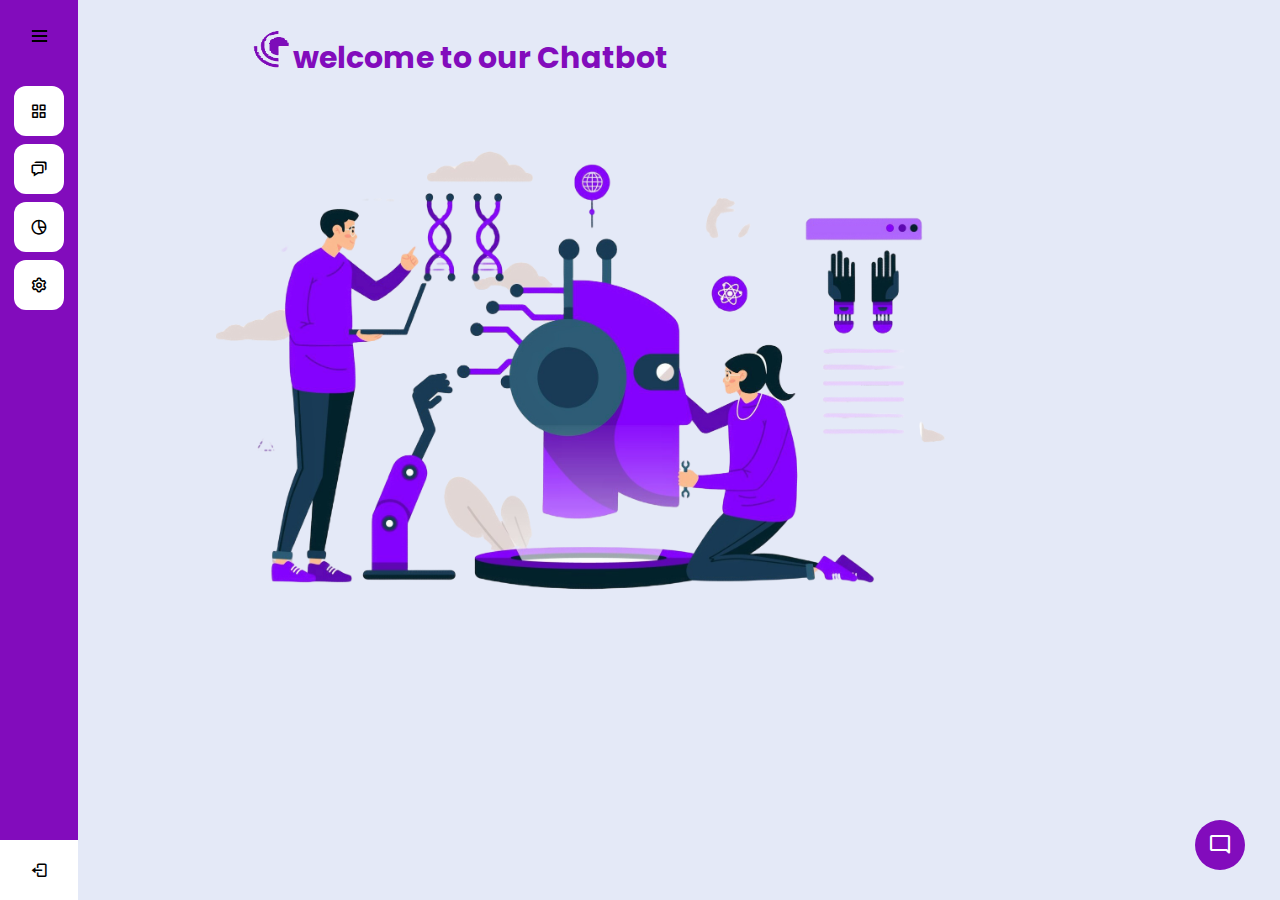
<file: html/chatbot.html>
<!DOCTYPE html>
<!-- Coding By CodingNepal - www.codingnepalweb.com -->
<html lang="en" dir="ltr">

<head>
  <meta charset="utf-8">
  <title> Socail Master</title>
  <link rel="stylesheet" href="css/style-chatbot.css">
  <link rel="stylesheet" href="css/work-station.css">
  <meta name="viewport" content="width=device-width, initial-scale=1.0">
  <!-- Google Fonts Link For Icons -->
  <link rel="stylesheet"
    href="https://fonts.googleapis.com/css2?family=Material+Symbols+Outlined:opsz,wght,FILL,GRAD@48,400,0,0" />
  <link rel="stylesheet"
    href="https://fonts.googleapis.com/css2?family=Material+Symbols+Rounded:opsz,wght,FILL,GRAD@48,400,1,0" />
  <script src="js/script-chatbot.js" defer></script>
  <meta charset="UTF-8" />
    <title>Responsive Sidebar Menu HTML CSS | CodingNepal</title>
    <link rel="stylesheet" href="css/work-station.css" />
    <!-- Boxicons CDN Link -->
    <link href="https://unpkg.com/boxicons@2.0.7/css/boxicons.min.css" rel="stylesheet" />
    <meta name="viewport" content="width=device-width, initial-scale=1.0" />
</head>

<body>
 
   
  <div class="sidebar">
    <div class="logo-details">
      <i class="bx bxl-c-plus-plus icon"></i>
      <div class="logo_name">Socail Master</div>
      <i class="bx bx-menu" id="btn"></i>
    </div>
    <ul class="nav-list">
      
      <li>
        <a href="work-station.html">
          <i class="bx bx-grid-alt"></i>
          <span class="links_name">Dashboard</span>
        </a>
        <span class="tooltip">Dashboard</span>
      </li>
      <li>
        <a href="massage.html">
          <i class="bx bx-chat"></i>
          <span class="links_name">Messages</span>
        </a>
        <span class="tooltip">Messages</span>
      </li>

      
      <li>
        <a href="chatbot.html">
          <i class="bx bx-pie-chart-alt-2"></i>
          <span class="links_name">chatbot</span>
        </a>
        <span class="tooltip">chatbot</span>
      </li>
      <li>
        <a href="#">
          <i class="bx bx-cog"></i>
          <span class="links_name">Setting</span>
        </a>
        <span class="tooltip">Setting</span>
      </li>
      
      <li class="profile">
        <div class="profile-details">
          <img src="images/profile.jpg" alt="profileImg" />
          <div class="name_job">
            <div class="name">hi, mohamed</div>
            <div class="job">socil master</div>
          </div>
        </div>
        <a href="index.html"><i class="bx bx-log-out"  id="log_out"></i></a>
      </li>
    </ul>
  </div>
  <section class="home-section">
   
      
  <div class="pohto"><p id="first"><img  id="logo" src="images/logo.png" alt="logo of socail master" width="40"  height="38" style="margin-top: 30px; ;">welcome to our Chatbot</p> 

<img src="images/ai.png" alt=" ai picture" width="70%" style="margin-left: 90px; margin-top: 50px;">


  </div>
  <button class="chatbot-toggler">
    <span class="material-symbols-rounded">mode_comment</span>
    <span class="material-symbols-outlined">close</span>
  </button>
  <div class="chatbot">
    <header>
      <h2> Socail Master Chatbot</h2>
      <span class="close-btn material-symbols-outlined">close</span>
    </header>
    <ul class="chatbox">
      <li class="chat incoming">
        <span class="material-symbols-outlined">smart_toy</span>
        <p>Hi there 👋<br>How can I help you today?</p>
      </li>
    </ul>
    
    <div class="chat-input">
      <textarea placeholder="Enter a message..." spellcheck="false" required></textarea>
      <span id="send-btn" class="material-symbols-rounded">send</span>
    </div>
  </div>


 <script src="js/script-chatbot.js"></script>

 <script src="js/work-station.js"></script>
 
</body>

</html>
</file>
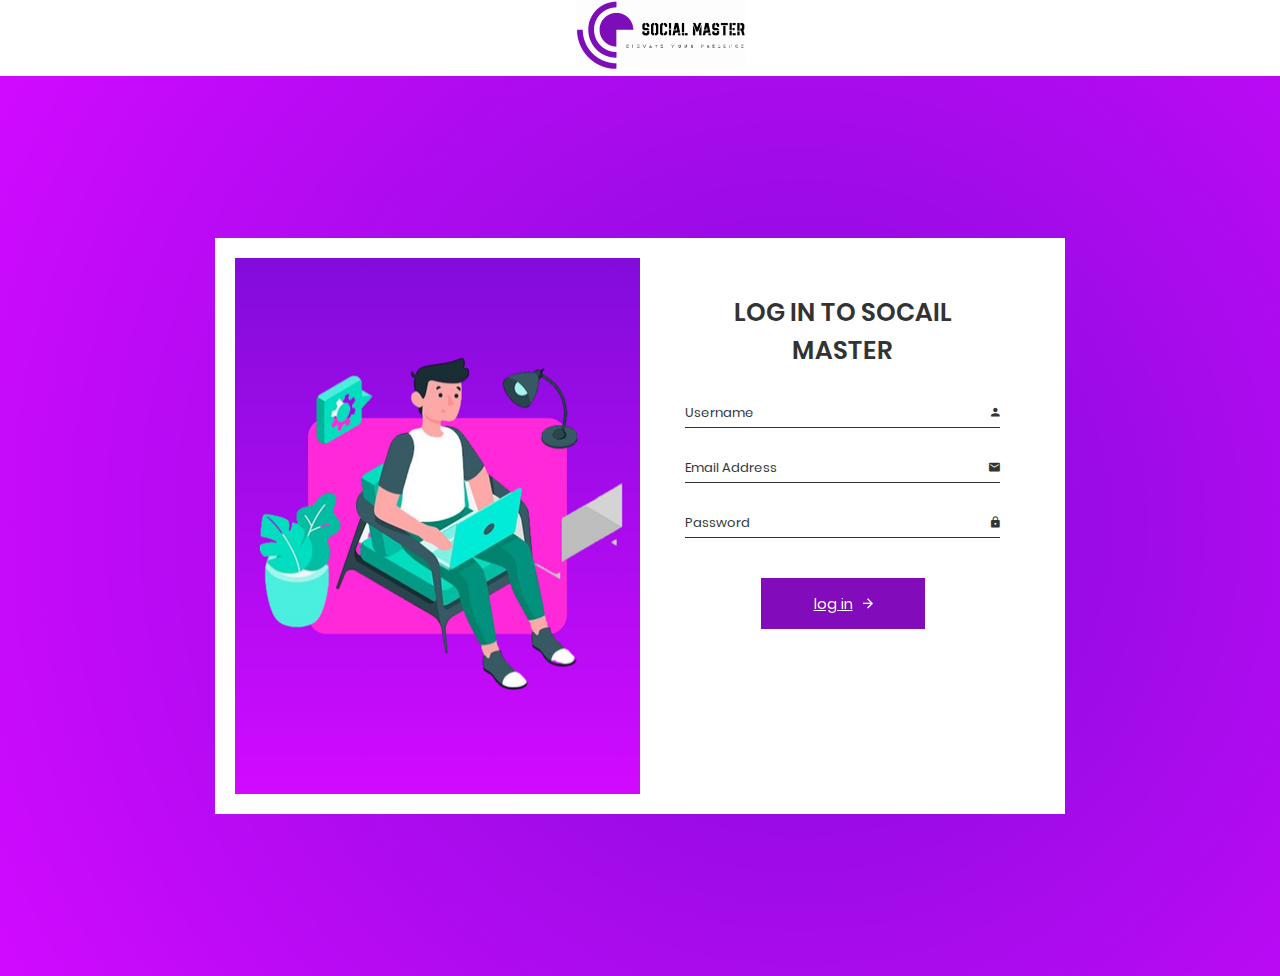
<file: html/log in.html>
<!DOCTYPE html>
<html>
	<head>
		<meta charset="utf-8">
		<title>log in socail master</title>
		<meta name="viewport" content="width=device-width, initial-scale=1.0">
		
		<!-- MATERIAL DESIGN ICONIC FONT -->
		<link rel="stylesheet" href="fonts/material-design-iconic-font/css/material-design-iconic-font.min.css">

		<!-- STYLE CSS -->
		<link rel="stylesheet" href="css/style11.css">
	</head>

	<body>
		
		<nav class="nav">
			<div class="logo"><img src="images/logoo (2).png" alt="logo of socail master" style="padding-left: 45%;
			">
			</div>
			
		</nav>
		<div class="wrapper" style="background-image: url('images/Untitled design (3).png');">
			<div class="inner">
				<div class="image-holder">
					<img src="images/design (5).png" height="100%" >
				
				</div>
				<form action="">
					<h3>log in to socail master</h3>		
					<div class="form-wrapper">
						<input type="text" placeholder="Username" class="form-control">
						<i class="zmdi zmdi-account"></i>
					</div>
					<div class="form-wrapper">
						<input type="text" placeholder="Email Address" class="form-control">
						<i class="zmdi zmdi-email"></i>
					</div>
					
					<div class="form-wrapper">
						<input type="password" placeholder="Password" class="form-control">
						<i class="zmdi zmdi-lock"></i>
					</div>
					
					<a href="  work-station.html "><button>log in</a>
						<i class="zmdi zmdi-arrow-right"></i>
					</button>
				</form>
			</div>
		</div>
		
	</body><!-- This templates was made by Colorlib (https://colorlib.com) -->
</html>
</file>
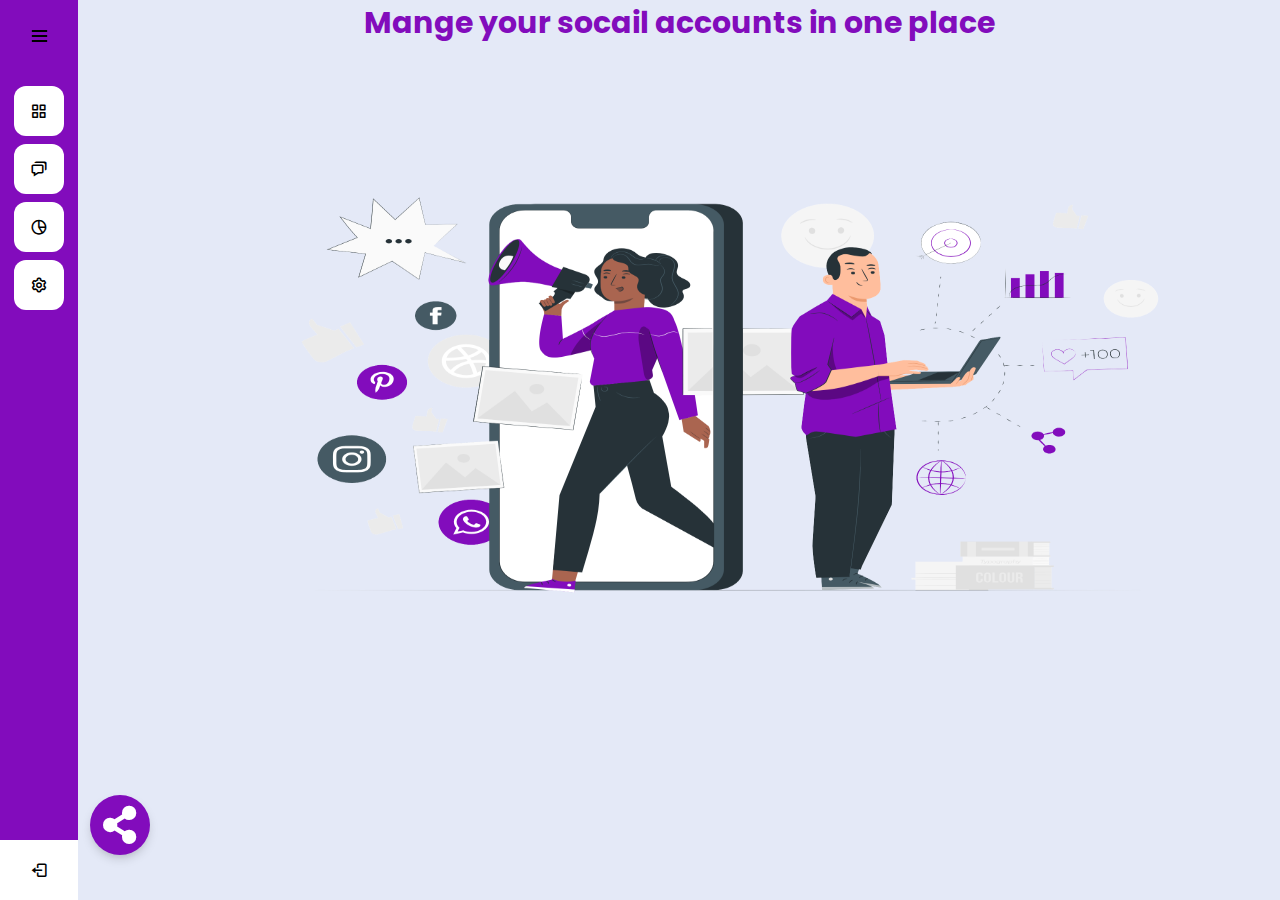
<file: html/massage.html>
<!DOCTYPE html>
<!-- Website - www.codingnepalweb.com -->
<html lang="en" dir="ltr">
  <head>
   
  <meta charset="UTF-8">
  <title>Socail Master</title>
  <link href="https://cdnjs.cloudflare.com/ajax/libs/font-awesome/5.8.2/css/all.css" rel="stylesheet">  
      <link rel="stylesheet" href="css/massage.css">
      <link rel="stylesheet" href="css/work-station.css" />


    <meta charset="UTF-8" />
    <title>Responsive Sidebar Menu HTML CSS | CodingNepal</title>
    <link rel="stylesheet" href="css/massage.css" />
    <!-- Boxicons CDN Link -->
    <link href="https://unpkg.com/boxicons@2.0.7/css/boxicons.min.css" rel="stylesheet" />
    <meta name="viewport" content="width=device-width, initial-scale=1.0" />
    
</head>
  <body>
    <div class="sidebar">
      <div class="logo-details">
        <i class="bx bxl-c-plus-plus icon"></i>
        <div class="logo_name">Socail Master</div>
        <i class="bx bx-menu" id="btn"></i>
      </div>
      <ul class="nav-list">
        
        <li>
          <a href="work-station.html">
            <i class="bx bx-grid-alt"></i>
            <span class="links_name">Dashboard</span>
          </a>
          <span class="tooltip">Dashboard</span>
        </li>
        <li>
          <a href="">
            <i class="bx bx-chat"></i>
            <span class="links_name">Messages</span>
          </a>
          <span class="tooltip">Messages</span>
        </li>

        
        <li>
          <a href="chatbot.html">
            <i class="bx bx-pie-chart-alt-2"></i>
            <span class="links_name">chatbot</span>
          </a>
          <span class="tooltip">chatbot</span>
        </li>
        <li>
          <a href="massage.html">
            <i class="bx bx-cog"></i>
            <span class="links_name">Setting</span>
          </a>
          <span class="tooltip">Setting</span>
        </li>
        
        <li class="profile">
          <div class="profile-details">
            <img src="images/profile.jpg" alt="profileImg" />
            <div class="name_job">
              <div class="name">hi, mohamed</div>
              <div class="job">socil master</div>
            </div>
          </div>
          <a href="index.html"><i class="bx bx-log-out"  id="log_out"></i></a>
        </li>
      </ul>
    </div>
    <section class="home-section">
      <h1 >Mange your socail accounts in one place </h1>

<div class="img"><img src="images/Marketing.png"  width="1000px" height="400px"></div>


<!--الازرار buttons -->

  <div class="sbuttons">
   
	
    <a href="https://web.whatsapp.com/" 
  target="popup" 
  onclick="window.open('https://web.whatsapp.com/','popup','width=800,height=500'); return false;" class="sbutton whatsapp" tooltip="WhatsApp"><i class="fab fa-whatsapp"></i></a>  



	  
  <a href="https://www.facebook.com/" 
  target="popup" 
  onclick="window.open('https://www.facebook.com/','popup','width=600,height=600'); return false;" class="sbutton fb"  tooltip="Facebook"><i class="fab fa-facebook-f"></i></a>




  <a href="https://www.tiktok.com/messages" 
  target="popup" 
  onclick="window.open('https://www.tiktok.com/messages','popup','width=600,height=600'); return false;" class="sbutton fb" tooltip="tiktok"><svg xmlns="http://www.w3.org/2000/svg"width="30px" height="60px"  viewBox="0 0 448 512"><!--!Font Awesome Free 6.6.0 by @fontawesome - https://fontawesome.com License - https://fontawesome.com/license/free Copyright 2024 Fonticons, Inc.--><path fill="#ffffff" d="M448 209.9a210.1 210.1 0 0 1 -122.8-39.3V349.4A162.6 162.6 0 1 1 185 188.3V278.2a74.6 74.6 0 1 0 52.2 71.2V0l88 0a121.2 121.2 0 0 0 1.9 22.2h0A122.2 122.2 0 0 0 381 102.4a121.4 121.4 0 0 0 67 20.1z"/></svg></a>




  <a href=" https://www.instagram.com/direct/inbox/" 
  target="popup" 
  onclick="window.open(' https://www.instagram.com/direct/inbox/','popup','width=600,height=600'); return false;" class="sbutton fb"  tooltip="istagram"><svg xmlns="http://www.w3.org/2000/svg" width="30px" height="60px"  viewBox="0 0 448 512"><!--!Font Awesome Free 6.6.0 by @fontawesome - https://fontawesome.com License - https://fontawesome.com/license/free Copyright 2024 Fonticons, Inc.--><path fill="#fafafa" d="M224.1 141c-63.6 0-114.9 51.3-114.9 114.9s51.3 114.9 114.9 114.9S339 319.5 339 255.9 287.7 141 224.1 141zm0 189.6c-41.1 0-74.7-33.5-74.7-74.7s33.5-74.7 74.7-74.7 74.7 33.5 74.7 74.7-33.6 74.7-74.7 74.7zm146.4-194.3c0 14.9-12 26.8-26.8 26.8-14.9 0-26.8-12-26.8-26.8s12-26.8 26.8-26.8 26.8 12 26.8 26.8zm76.1 27.2c-1.7-35.9-9.9-67.7-36.2-93.9-26.2-26.2-58-34.4-93.9-36.2-37-2.1-147.9-2.1-184.9 0-35.8 1.7-67.6 9.9-93.9 36.1s-34.4 58-36.2 93.9c-2.1 37-2.1 147.9 0 184.9 1.7 35.9 9.9 67.7 36.2 93.9s58 34.4 93.9 36.2c37 2.1 147.9 2.1 184.9 0 35.9-1.7 67.7-9.9 93.9-36.2 26.2-26.2 34.4-58 36.2-93.9 2.1-37 2.1-147.8 0-184.8zM398.8 388c-7.8 19.6-22.9 34.7-42.6 42.6-29.5 11.7-99.5 9-132.1 9s-102.7 2.6-132.1-9c-19.6-7.8-34.7-22.9-42.6-42.6-11.7-29.5-9-99.5-9-132.1s-2.6-102.7 9-132.1c7.8-19.6 22.9-34.7 42.6-42.6 29.5-11.7 99.5-9 132.1-9s102.7-2.6 132.1 9c19.6 7.8 34.7 22.9 42.6 42.6 11.7 29.5 9 99.5 9 132.1s2.7 102.7-9 132.1z"/></svg></a>



  <a href=" https://x.com/messages" 
  target="popup" 
  onclick="window.open(' https://x.com/messages ','popup','width=600,height=600'); return false;" class="sbutton twitt" tooltip="Twitter"><i class="fab fa-twitter"></i></a>



  <a target="_blank" class="sbutton mainsbutton" tooltip="Share"><i class="fas fa-share-alt"></i></a>
	  
</div>  


       
  <script src="js/work-station.js"></script>
    
  </body>
</html>
</file>
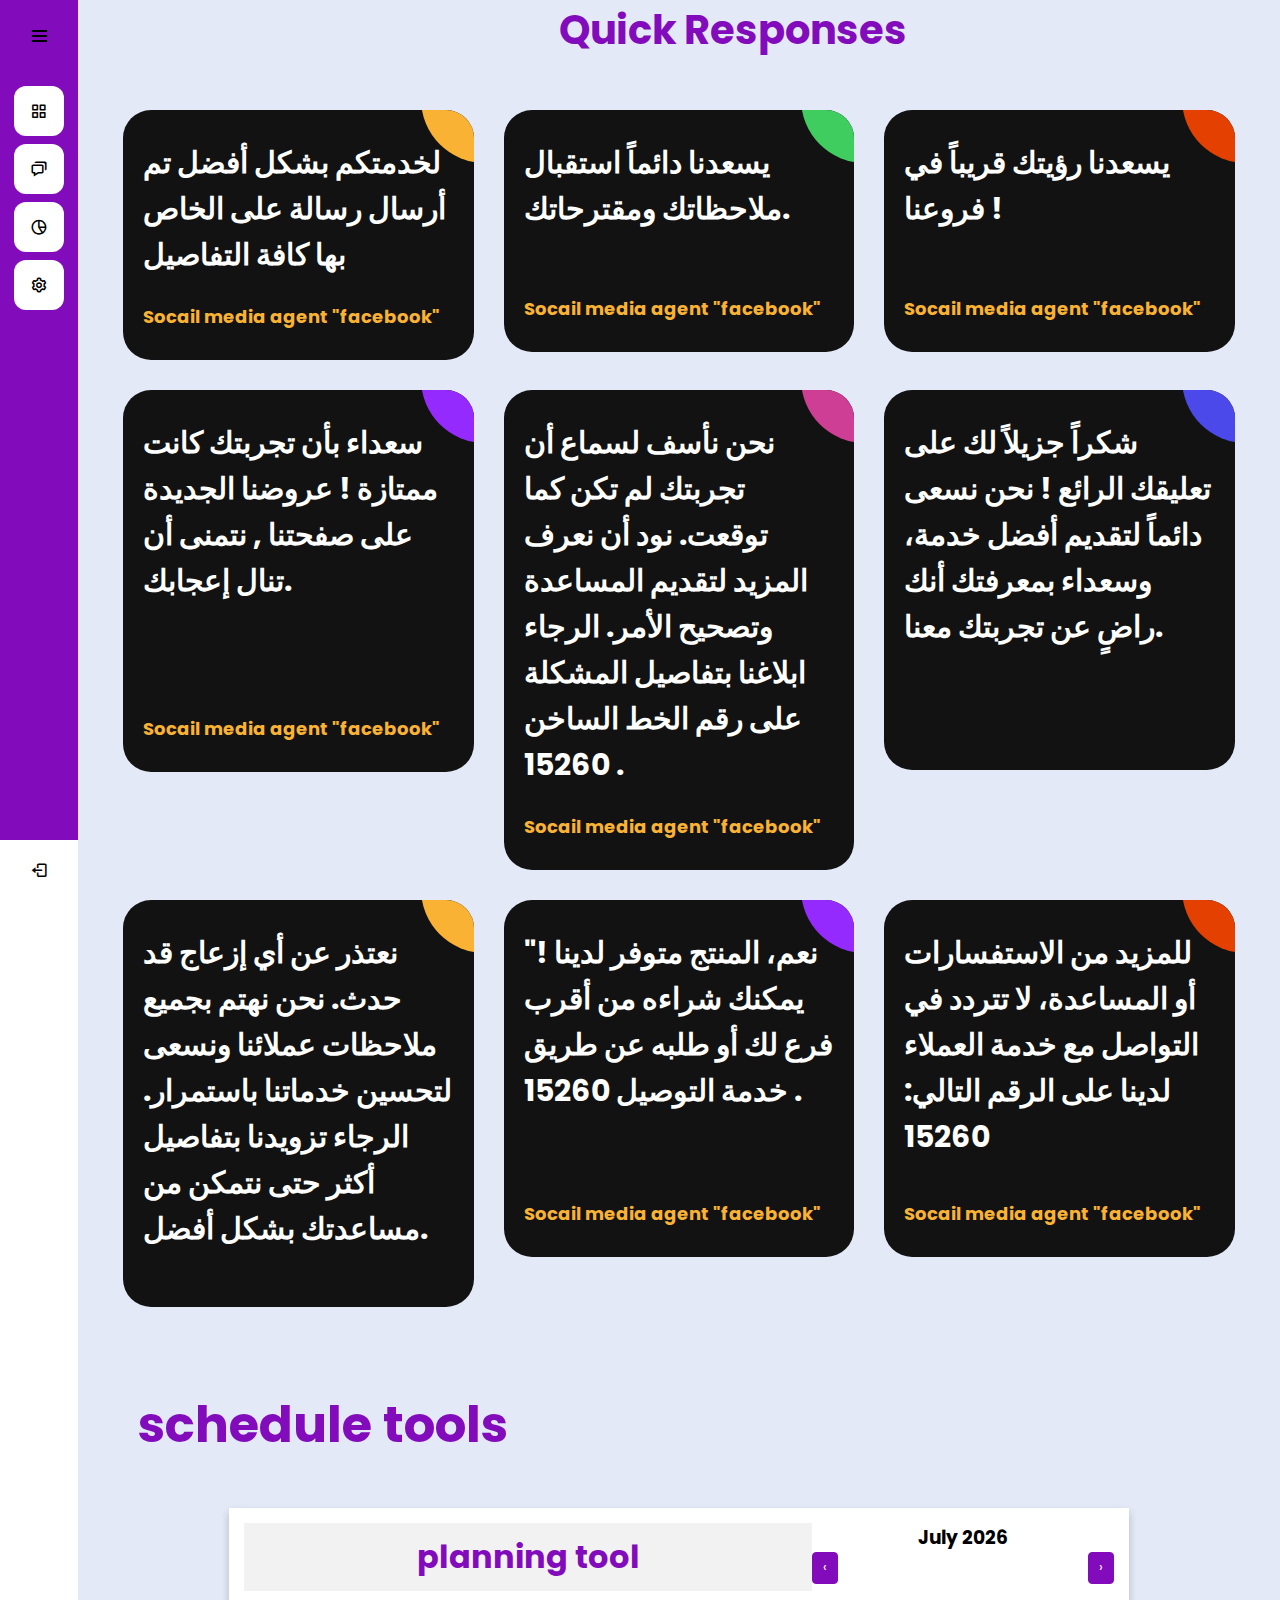
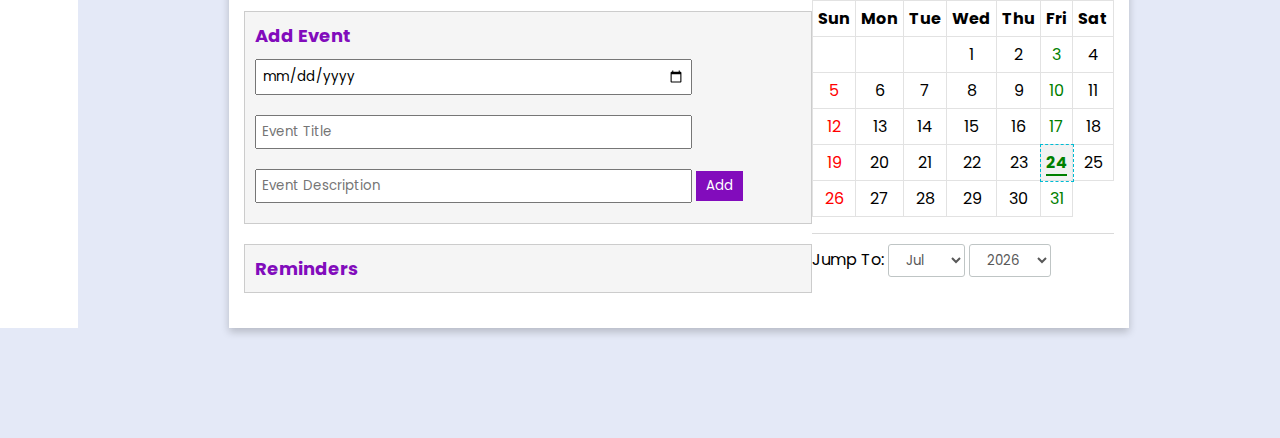
<file: html/work-station.html>
<!DOCTYPE html>
<!-- Website - www.codingnepalweb.com -->
<html lang="en" dir="ltr">
  <head>
    <meta charset="UTF-8" />
    <title>Socail Master</title>
    <link rel="stylesheet" href="css/work-station.css" />
    <!-- Boxicons CDN Link -->
    <link href="https://unpkg.com/boxicons@2.0.7/css/boxicons.min.css" rel="stylesheet" />
    <meta name="viewport" content="width=device-width, initial-scale=1.0" />
    
  </head>
  <body>
   
    <div class="sidebar">
      <div class="logo-details">
        <i class="bx bxl-c-plus-plus icon"></i>
        <div class="logo_name">Socail Master</div>
        <i class="bx bx-menu" id="btn"></i>
      </div>
      <ul class="nav-list">
        
        <li>
          <a href="work-station.html">
            <i class="bx bx-grid-alt"></i>
            <span class="links_name">Dashboard</span>
          </a>
          <span class="tooltip">Dashboard</span>
        </li>
        <li>
          <a href="massage.html">
            <i class="bx bx-chat"></i>
            <span class="links_name">Messages</span>
          </a>
          <span class="tooltip">Messages</span>
        </li>

        
        <li>
          <a href="chatbot.html">
            <i class="bx bx-pie-chart-alt-2"></i>
            <span class="links_name">chatbot</span>
          </a>
          <span class="tooltip">chatbot</span>
        </li>
        <li>
          <a href="#">
            <i class="bx bx-cog"></i>
            <span class="links_name">Setting</span>
          </a>
          <span class="tooltip">Setting</span>
        </li>
        
        <li class="profile">
          <div class="profile-details">
            <img src="images/profile.jpg" alt="profileImg" />
            <div class="name_job">
              <div class="name">hi, mohamed</div>
              <div class="job">socil master</div>
            </div>
          </div>
          <a href="index.html"><i class="bx bx-log-out"  id="log_out"></i></a>
        </li>
      </ul>
    </div>
    <section class="home-section">
      <div class="text">Quick Responses</div>


<!-- partial:index.partial.html -->
<div class="ag-format-container">
  <div class="ag-courses_box">
    <div class="ag-courses_item">
      <a class="ag-courses-item_link">
        <div class="ag-courses-item_bg"></div>

        <div  id="text" class="ag-courses-item_title" >
          لخدمتكم بشكل أفضل تم أرسال رسالة على الخاص بها كافة التفاصيل      
        </div>

        <div class="ag-courses-item_date-box">
         
          <span class="ag-courses-item_date">
            Socail media agent "facebook"
          </span>
        </div>
      </a>
    </div>

    <div class="ag-courses_item">
      <a  class="ag-courses-item_link">
        <div class="ag-courses-item_bg"></div>

        <div id="font" class="ag-courses-item_title">
          يسعدنا دائماً استقبال ملاحظاتك ومقترحاتك. 
        </div>

        <div class="ag-courses-item_date-box">
         
          <span class="ag-courses-item_date">
            Socail media agent "facebook"
          </span>
        </div>
      </a>
    </div>

    <div class="ag-courses_item">
      <a  class="ag-courses-item_link">
        <div class="ag-courses-item_bg"></div>

        <div id="font1"class="ag-courses-item_title">
          يسعدنا رؤيتك قريباً في فروعنا !
        </div>

        <div class="ag-courses-item_date-box">
          
          <span class="ag-courses-item_date">
            Socail media agent "facebook"
          </span>
        </div>
      </a>
    </div>

    <div class="ag-courses_item">
      <a  class="ag-courses-item_link">
        <div class="ag-courses-item_bg"></div>

        <div   id="font2" class="ag-courses-item_title">
          سعداء بأن تجربتك كانت ممتازة !
          عروضنا الجديدة على صفحتنا , نتمنى أن تنال إعجابك.
          
        </div>

        <div class="ag-courses-item_date-box">
        
          <span class="ag-courses-item_date">
            Socail media agent "facebook"
          </span>
        </div>
      </a>
    </div>

    <div class="ag-courses_item">
      <a  class="ag-courses-item_link">
        <div class="ag-courses-item_bg"></div>

        <div class="ag-courses-item_title">
          نحن نأسف لسماع أن تجربتك لم تكن كما توقعت. نود أن نعرف المزيد لتقديم المساعدة وتصحيح الأمر.
           الرجاء ابلاغنا بتفاصيل المشكلة على رقم الخط الساخن 15260 .
        </div>

        <div class="ag-courses-item_date-box">
         
          <span class="ag-courses-item_date">
            Socail media agent "facebook"
          </span>
        </div>
      </a>
    </div>

    <div class="ag-courses_item">
      <a  class="ag-courses-item_link">
        <div  class="ag-courses-item_bg"></div>

        <div  id="font3" class="ag-courses-item_title">
          شكراً جزيلاً لك على تعليقك الرائع ! نحن نسعى دائماً لتقديم أفضل خدمة، وسعداء بمعرفتك أنك راضٍ عن تجربتك معنا.          </div>
      </a>
    </div>

    <div class="ag-courses_item">
      <a  class="ag-courses-item_link">
        <div class="ag-courses-item_bg">
        </div>
        <div class="ag-courses-item_title">
          نعتذر عن أي إزعاج قد حدث. نحن نهتم بجميع ملاحظات عملائنا ونسعى لتحسين خدماتنا باستمرار. 
          الرجاء تزويدنا بتفاصيل أكثر حتى نتمكن من مساعدتك بشكل أفضل.        </div>
      </a>
    </div>

    <div class="ag-courses_item">
      <a  class="ag-courses-item_link">
        <div class="ag-courses-item_bg"></div>

        <div id="prag1"  class="ag-courses-item_title">
          "نعم، المنتج متوفر لدينا !  يمكنك شراءه من أقرب فرع لك أو طلبه عن طريق خدمة التوصيل 15260 . 
        </div>

        <div class="ag-courses-item_date-box">
     
          <span class="ag-courses-item_date">
            Socail media agent "facebook"
          </span>
        </div>
      </a>
    </div>
    <div class="ag-courses_item">
      <a  class="ag-courses-item_link">
        <div class="ag-courses-item_bg"></div>

        <div id="prag2"  class="ag-courses-item_title">
          للمزيد من الاستفسارات أو المساعدة، لا تتردد في التواصل مع خدمة العملاء لدينا على الرقم التالي: 15260          
        </div>

        <div class="ag-courses-item_date-box">
        
          <span class="ag-courses-item_date">
            Socail media agent "facebook"
          </span>
        </div>
      </a>
    </div>



  </div>
</div>
<!-- partial -->
  <div class="section 2">
<h1 class="schedule">schedule tools</h1>
 <!-- Main wrapper for the calendar application -->
 <div class="wrapper">
  <div class="container-calendar">
      <div id="left">
          <h1> planning tool</h1>
          <div id="event-section">
              <h3>Add Event</h3>
              <input type="date" id="eventDate">
              <input type="text"
                  id="eventTitle"
                  placeholder="Event Title">
              <input type="text"
                  id="eventDescription"
                  placeholder="Event Description">
              <button id="addEvent" onclick="addEvent()">
                  Add
              </button>
          </div>
          <div id="reminder-section">
              <h3>Reminders</h3>
              <!-- List to display reminders -->
              <ul id="reminderList">
                  <li data-event-id="1">
                      <strong>Event Title</strong>
                      - Event Description on Event Date
                      <button class="delete-event"
                          onclick="deleteEvent(1)">
                          Delete
                      </button>
                  </li>
              </ul>
          </div>
      </div>
      <div id="right">
          <h3 id="monthAndYear"></h3>
          <div class="button-container-calendar">
              <button id="previous"
                      onclick="previous()">
                  ‹
              </button>
              <button id="next"
                      onclick="next()">
                  ›
              </button>
          </div>
          <table class="table-calendar"
              id="calendar"
              data-lang="en">
              <thead id="thead-month"></thead>
              <!-- Table body for displaying the calendar -->
              <tbody id="calendar-body"></tbody>
          </table>
          <div class="footer-container-calendar">
              <label for="month">Jump To: </label>
              <!-- Dropdowns to select a specific month and year -->
              <select id="month" onchange="jump()">
                  <option value=0>Jan</option>
                  <option value=1>Feb</option>
                  <option value=2>Mar</option>
                  <option value=3>Apr</option>
                  <option value=4>May</option>
                  <option value=5>Jun</option>
                  <option value=6>Jul</option>
                  <option value=7>Aug</option>
                  <option value=8>Sep</option>
                  <option value=9>Oct</option>
                  <option value=10>Nov</option>
                  <option value=11>Dec</option>
              </select>
              <!-- Dropdown to select a specific year -->
              <select id="year" onchange="jump()"></select>
          </div>
      </div>
  </div>
</div>

<script src="js/work-station.js"></script>
<script src="js/calender.js"></script>
  </body>
</html>
</file>
<file: html/css/style-chatbot.css>
/* Import Google font - Poppins */
@import url('https://fonts.googleapis.com/css2?family=Poppins:wght@400;500;600&display=swap');

* {
  margin: 0%;
  padding: 0;
  box-sizing: border-box;
  font-family: "Poppins", sans-serif;
}

body {
  background: #E3F2FD;
}

 p#first{ 
  
  margin-left: 40px;font-size: 30px;
  font-weight: bolder;
  padding-left:15px;
  margin-left: 160px;
  
  color: #820cbc;
  font-size: 30px;
  font: weight 2000px;

}
#logo{

}

.chatbot-toggler {
  position: fixed;
  bottom: 30px;
  right: 35px;
  outline: none;
  border: none;
  height: 50px;
  width: 50px;
  display: flex;
  cursor: pointer;
  align-items: center;
  justify-content: center;
  border-radius: 50%;
  background: #820cbc;
  transition: all 0.2s ease;
}

body.show-chatbot .chatbot-toggler {
  transform: rotate(90deg);
}

.chatbot-toggler span {
  color: #fff;
  position: absolute;
}

.chatbot-toggler span:last-child,
body.show-chatbot .chatbot-toggler span:first-child {
  opacity: 0;
}

body.show-chatbot .chatbot-toggler span:last-child {
  opacity: 1;
}

.chatbot {
  position: fixed;
  right: 35px;
  bottom: 90px;
  width: 420px;
  background: #fff;
  border-radius: 15px;
  overflow: hidden;
  opacity: 0;
  pointer-events: none;
  transform: scale(0.5);
  transform-origin: bottom right;
  box-shadow: 0 0 128px 0 rgba(0, 0, 0, 0.1),
    0 32px 64px -48px rgba(0, 0, 0, 0.5);
  transition: all 0.1s ease;
}

body.show-chatbot .chatbot {
  opacity: 1;
  pointer-events: auto;
  transform: scale(1);
}

.chatbot header {
  padding: 16px 0;
  position: relative;
  text-align: center;
  color: #fff;
  background: #820cbc;
  box-shadow: 0 2px 10px rgba(0, 0, 0, 0.1);
}

.chatbot header span {
  position: absolute;
  right: 15px;
  top: 50%;
  display: none;
  cursor: pointer;
  transform: translateY(-50%);
}

header h2 {
  font-size: 1.4rem;
}

.chatbot .chatbox {
  overflow-y: auto;
  height: 510px;
  padding: 30px 20px 100px;
 
}

.chatbot :where(.chatbox, textarea)::-webkit-scrollbar {
  width: 6px;
}

.chatbot :where(.chatbox, textarea)::-webkit-scrollbar-track {
  background: #fff;
  border-radius: 25px;
}

.chatbot :where(.chatbox, textarea)::-webkit-scrollbar-thumb {
  background: #ccc;
  border-radius: 25px;
}

.chatbox .chat {
  display: flex;
  list-style: none;
}

.chatbox .outgoing {
  margin: 20px 0;
  justify-content: flex-end;
}

.chatbox .incoming span {
  width: 32px;
  height: 32px;
  color: #fff;
  cursor: default;
  text-align: center;
  line-height: 32px;
  align-self: flex-end;
  background: #820cbc;
  border-radius: 4px;
  margin: 0 10px 7px 0;
}

.chatbox .chat p {
  white-space: pre-wrap;
  padding: 12px 16px;
  border-radius: 10px 10px 0 10px;
  max-width: 75%;
  color: #fff;
  font-size: 0.95rem;
  background: #820cbc;
}

.chatbox .incoming p {
  border-radius: 10px 10px 10px 0;
}

.chatbox .chat p.error {
  color: #721c24;
  background: #f8d7da;
}

.chatbox .incoming p {
  color: #000;
  background: #f2f2f2;
}

.chatbot .chat-input {
  display: flex;
  gap: 5px;
  position: absolute;
  bottom: 0;
  width: 100%;
  background: #fff;
  padding: 3px 20px;
  border-top: 1px solid #ddd;
}

.chat-input textarea {
  height: 55px;
  width: 100%;
  border: none;
  outline: none;
  resize: none;
  max-height: 180px;
  padding: 15px 15px 15px 0;
  font-size: 0.95rem;
}

.chat-input span {
  align-self: flex-end;
  color: #820cbc;
  cursor: pointer;
  height: 55px;
  display: flex;
  align-items: center;
  visibility: hidden;
  font-size: 1.35rem;
}

.chat-input textarea:valid~span {
  visibility: visible;
}

@media (max-width: 490px) {
  .chatbot-toggler {
    right: 20px;
    bottom: 20px;
  }

  .chatbot {
    right: 0;
    bottom: 0;
    height: 100%;
    border-radius: 0;
    width: 100%;
  }

  .chatbot .chatbox {
    height: 90%;
    padding: 25px 15px 100px;
  }

  .chatbot .chat-input {
    padding: 5px 15px;
  }

  .chatbot header span {
    display: block;
  }
}
</file>
<file: html/css/work-station.css>
/* Google Font Link */
@import url('https://fonts.googleapis.com/css2?family=Poppins:wght@200;300;400;500;600;700&display=swap');
*{
  margin: 0;
  padding: 0;
  box-sizing: border-box;
  font-family: "Poppins" , sans-serif;
}
/* الكروت*/
/* اول تلاته*/

#text{
  min-height: 100px;
    margin: 0 0 25px;
    overflow: hidden;
    font-weight: bold;
    font-size: 30px;
    color: #FFF;
    z-index: 2;
    position: relative;
}

#font{
  min-height: 130px;
    margin: 0 0 25px;
    overflow: hidden;
    font-weight: bold;
    font-size: 30px;
    color: #FFF;
    z-index: 2;
    position: relative;
}

#font1{
  min-height: 130px;
  margin: 0 0 25px;
  overflow: hidden;
  font-weight: bold;
  font-size: 30px;
  color: #FFF;
  z-index: 2;
  position: relative; 
}
/* ثاني تلاته*/

#font2{
  min-height: 270px;
  margin: 0 0 25px;
  overflow: hidden;
  font-weight: bold;
  font-size: 30px;
  color: #FFF;
  z-index: 2;
  position: relative; 
}

#font3{
  min-height: 295px;
  margin: 0 0 25px;
  overflow: hidden;
  font-weight: bold;
  font-size: 30px;
  color: #FFF;
  z-index: 2;
  position: relative; 
}
/* اخر تلاته*/
#prag1{
  min-height: 245px;
  margin: 0 0 25px;
  overflow: hidden;
  font-weight: bold;
  font-size: 30px;
  color: #FFF;
  z-index: 2;
  position: relative; 
}
#prag2{
  min-height: 245px;
  margin: 0 0 25px;
  overflow: hidden;
  font-weight: bold;
  font-size: 30px;
  color: #FFF;
  z-index: 2;
  position: relative; 
}












.main{
  color: #820cbc;
}

.sidebar{
  position: fixed;
  left: 0;
  top: 0;
  height: 100%;
  width: 78px;
  background: #820cbc;
  padding: 6px 14px;
  z-index: 99;
  transition: all 0.5s ease;
}
.sidebar.open{
  width: 250px;
}
.sidebar .logo-details{
  height: 60px;
  display: flex;
  align-items: center;
  position: relative;
}
.sidebar .logo-details .icon{
  opacity: 0;
  transition: all 0.5s ease;
}
.sidebar .logo-details .logo_name{
  color: #fff;
  font-size: 20px;
  font-weight: 600;
  opacity: 0;
  transition: all 0.5s ease;
}
.sidebar.open .logo-details .icon,
.sidebar.open .logo-details .logo_name{
  opacity: 1;
}
.sidebar .logo-details #btn{
  position: absolute;
  top: 50%;
  right: 0;
  transform: translateY(-50%);
  font-size: 22px;
  transition: all 0.4s ease;
  font-size: 23px;
  text-align: center;
  cursor: pointer;
  transition: all 0.5s ease;
}
.sidebar.open .logo-details #btn{
  text-align: right;
}
/* icon */
.sidebar i{
  color: #000;
  height: 60px;
  min-width: 50px;
  font-size: 28px;
  text-align: center;
  line-height: 60px;
}
.sidebar .nav-list{
  margin-top: 20px;
  height: 100%;
}
.sidebar li{
  position: relative;
  margin: 8px 0;
  list-style: none;
}
.sidebar li .tooltip{
  position: absolute;
  top: -20px;
  left: calc(100% + 15px);
  z-index: 3;
  background: #fff;
  box-shadow: 0 5px 10px rgba(0, 0, 0, 0.3);
  padding: 6px 12px;
  border-radius: 4px;
  font-size: 15px;
  font-weight: 400;
  opacity: 0;
  white-space: nowrap;
  pointer-events: none;
  transition: 0s;
}
.sidebar li:hover .tooltip{
  opacity: 1;
  pointer-events: auto;
  transition: all 0.4s ease;
  top: 50%;
  transform: translateY(-50%);
}
.sidebar.open li .tooltip{
  display: none;
}
.sidebar input:hover{
  background:#fa00d9 ;
}
.sidebar input{
  font-size: 15px;
  color: #FFFF;
  font-weight: 400;
  outline: none;
  height: 50px;
  width: 100%;
  width: 50px;
  border: none;
  border-radius: 12px;
  transition: all 0.5s ease;
  background: #FFFF;
}

.sidebar.open input{
  padding: 0 20px 0 50px;
  width: 100%;
}
.sidebar .bx-search{
  position: absolute;
  top: 50%;
  left: 0;
  transform: translateY(-50%);
  font-size: 22px;
  background: #fff;
  color: #000;
}
.sidebar.open .bx-search:hover{
  background: 
  color: #FFF;
}
/*hover icon search*/
.sidebar .bx-search:hover{
  background: #fa00d9;
  color: #11101d;
}
/*border*/
.sidebar li a{
  display: flex;
  height: 100%;
  width: 100%;
  border-radius: 12px;
  align-items: center;
  text-decoration: none;
  transition: all 0.4s ease;
  background: #FFFF;
}
.sidebar li a:hover{
  background: #fa00d9;

}
/*font*/
.sidebar li a .links_name{
  color: #000;
  font-size: 15px;
  font-weight: 400;
  white-space: nowrap;
  opacity: 0;
  pointer-events: none;
  transition: 0.4s;
}

.sidebar.open li a .links_name{
  opacity: 1;
  pointer-events: auto;
}
.sidebar li a:hover .links_name,
.sidebar li a:hover i{
  transition: all 0.5s ease;
  color: #FFFF;
}
.sidebar li i{
  height: 50px;
  line-height: 50px;
  font-size: 18px;
  border-radius: 12px;
}
.sidebar li.profile{
  position: fixed;
  height: 60px;
  width: 78px;
  left: 0;
  bottom: -8px;
  padding: 10px 14px;
  background: #FFFF;
  transition: all 0.5s ease;
  overflow: hidden;
}
.sidebar.open li.profile{
  width: 250px;
}
.sidebar li .profile-details{
  display: flex;
  align-items: center;
  flex-wrap: nowrap;
}
.sidebar li img{
  height: 45px;
  width: 45px;
  object-fit: cover;
  border-radius: 6px;
  margin-right: 10px;
}
.sidebar li.profile .name,
.sidebar li.profile .job{
  font-size: 15px;
  font-weight: 400;
  color: #000;
  white-space: nowrap;
}
.sidebar li.profile .job{
  font-size: 12px;
}
.sidebar .profile #log_out{
  position: absolute;
  top: 50%;
  right: 0;
  transform: translateY(-50%);
  background: #FFFF;
  width: 100%;
  height: 60px;
  line-height: 60px;
  border-radius: 0px;
  transition: all 0.5s ease;
}
.sidebar.open .profile #log_out{
  width: 50px;
  background: none;
}
.home-section{
  position: relative;
  background: #E4E9F7;
  min-height: 100vh;
  top: 0;
  left: 78px;
  width: calc(100% - 78px);
  transition: all 0.5s ease;
  z-index: 2;
}
.sidebar.open ~ .home-section{
  left: 250px;
  width: calc(100% - 250px);
}
.home-section .text{
  display: inline-block;
  color: #820cbc;
  font-size: 40px;
  font-weight: 3000px;
  font-weight: bold;
  margin-left: 40%;
 

}
@media (max-width: 420px) {
  .sidebar li .tooltip{
    display: none;
  }
}

.ag-format-container {
  width: 1142px;
  margin: 0 auto;
}


body {
  background-color: #000;
}
.ag-courses_box {
  display: -webkit-box;
  display: -ms-flexbox;
  display: flex;
  -webkit-box-align: start;
  -ms-flex-align: start;
  align-items: flex-start;
  -ms-flex-wrap: wrap;
  flex-wrap: wrap;

  padding: 50px 0;
}
.ag-courses_item {
  -ms-flex-preferred-size: calc(33.33333% - 30px);
  flex-basis: calc(33.33333% - 30px);

  margin: 0 15px 30px;

  overflow: hidden;

  border-radius: 28px;
}
.ag-courses-item_link {
  display: block;
  padding: 30px 20px;
  background-color: #121212;

  overflow: hidden;

  position: relative;
}
.ag-courses-item_link:hover,
.ag-courses-item_link:hover .ag-courses-item_date {
  text-decoration: none;
  color: #FFF;
}
.ag-courses-item_link:hover .ag-courses-item_bg {
  -webkit-transform: scale(10);
  -ms-transform: scale(10);
  transform: scale(10);
}
.ag-courses-item_title {
  min-height: 87px;
  margin: 0 0 25px;

  overflow: hidden;

  font-weight: bold;
  font-size: 30px;
  color: #FFF;

  z-index: 2;
  position: relative;
}
.ag-courses-item_date-box {
  font-size: 18px;
  color: #FFF;

  z-index: 2;
  position: relative;
}
.ag-courses-item_date {
  font-weight: bold;
  color: #f9b234;

  -webkit-transition: color .5s ease;
  -o-transition: color .5s ease;
  transition: color .5s ease
}
.ag-courses-item_bg {
  height: 128px;
  width: 128px;
  background-color: #f9b234;

  z-index: 1;
  position: absolute;
  top: -75px;
  right: -75px;

  border-radius: 50%;

  -webkit-transition: all .5s ease;
  -o-transition: all .5s ease;
  transition: all .5s ease;
}
.ag-courses_item:nth-child(2n) .ag-courses-item_bg {
  background-color: #3ecd5e;
}
.ag-courses_item:nth-child(3n) .ag-courses-item_bg {
  background-color: #e44002;
}
.ag-courses_item:nth-child(4n) .ag-courses-item_bg {
  background-color: #952aff;
}
.ag-courses_item:nth-child(5n) .ag-courses-item_bg {
  background-color: #cd3e94;
}
.ag-courses_item:nth-child(6n) .ag-courses-item_bg {
  background-color: #4c49ea;
}



@media only screen and (max-width: 979px) {
  .ag-courses_item {
    -ms-flex-preferred-size: calc(50% - 30px);
    flex-basis: calc(50% - 30px);
  }
  .ag-courses-item_title {
    font-size: 24px;
  }
}

@media only screen and (max-width: 767px) {
  .ag-format-container {
    width: 96%;
  }

}
@media only screen and (max-width: 639px) {
  .ag-courses_item {
    -ms-flex-preferred-size: 100%;
    flex-basis: 100%;
  }
  .ag-courses-item_title {
    min-height: 72px;
    line-height: 1;

    font-size: 24px;
  }
  .ag-courses-item_link {
    padding: 22px 40px;
  }
  .ag-courses-item_date-box {
    font-size: 16px;
  }

div.section2{
  background-color: #E4E9F7 ;
}

}
.schedule {
  color: #820cbc;
  margin-left: 5%;
  margin-bottom: 45px;
  font-size: 50px; 
}
html{
  background-color:#E4E9F7  ;
}

/* styles.css */

/* General styling for the entire page */
body {
  font-family: Arial, sans-serif;
  background-color: white;
  margin: 0;
}

.wrapper {
  max-width: 1100px;
  margin: 15px auto;
}

/* Calendar container */
.container-calendar {
  background: #ffffff;
  padding: 15px;
  max-width: 900px;
  margin: 0 auto;
  margin-bottom: 10%;
  overflow: auto;
  box-shadow: 0 4px 8px 0 rgba(0, 0, 0, 0.2);
  display: flex;
  justify-content: space-between;
}

/* Event section styling */
#event-section {
  padding: 10px;
  background: #f5f5f5;
  margin: 20px 0;
  border: 1px solid #ccc;
}

.container-calendar #left h1 {
  color: #820cbc;
  text-align: center;
  background-color: #f2f2f2;
  margin: 0;
  padding: 10px 0;
}

#event-section h3 {
  color: #820cbc;
  font-size: 18px;
  margin: 0;
}

#event-section input[type="date"],
#event-section input[type="text"] {
  margin: 10px 0;
  padding: 5px;
  width: 80%;
}

#event-section button {
  background: #820cbc;
  color: white;
  border: none;
  padding: 5px 10px;
  cursor: pointer;
}

.event-marker {
  position: relative;
}

.event-marker::after {
  content: '';
  display: block;
  width: 6px;
  height: 6px;
  background-color: red;
  border-radius: 50%;
  position: absolute;
  bottom: 0;
  left: 0;
}

/* event tooltip styling */
.event-tooltip {
  position: absolute;
  background-color: rgba(234, 232, 232, 0.763);
  color: black;
  padding: 10px;
  border-radius: 4px;
  bottom: 20px;
  left: 50%;
  transform: translateX(-50%);
  display: none;
  transition: all 0.3s;
  box-shadow: 0 2px 4px rgba(0, 0, 0, 0.2);
  z-index: 1;
}

.event-marker:hover .event-tooltip {
  display: block;
}

/* Reminder section styling */
#reminder-section {
  padding: 10px;
  background: #f5f5f5;
  margin: 20px 0;
  border: 1px solid #ccc;
}

#reminder-section h3 {
  color: #820cbc;
  font-size: 18px;
  margin: 0;
}

#reminderList {
  list-style: none;
  padding: 0;
}

#reminderList li {
  margin: 5px 0;
  font-size: 16px;
}

/* Style for the delete buttons */
.delete-event {
  background: rgb(237, 19, 19);
  color: white;
  border: none;
  padding: 5px 10px;
  cursor: pointer;
  margin-left: 10px;
  align-items: right;
}

/* Buttons in the calendar */
.button-container-calendar button {
  cursor: pointer;
  background: #820cbc;
  color: #fff;
  border: 1px solid #820cbc;
  border-radius: 4px;
  padding: 5px 10px;
}

/* Calendar table */
.table-calendar {
  border-collapse: collapse;
  width: 100%;
}

.table-calendar td,
.table-calendar th {
  padding: 5px;
  border: 1px solid #e2e2e2;
  text-align: center;
  vertical-align: top;
}

/* Date picker */
.date-picker.selected {
  background-color: #f2f2f2;
  font-weight: bold;
  outline: 1px dashed #00BCD4;
}

.date-picker.selected span {
  border-bottom: 2px solid currentColor;
}

/* Day-specific styling */
.date-picker:nth-child(1) {
  color: red;
  /* Sunday */
}

.date-picker:nth-child(6) {
  color: green;
  /* Friday */
}

/* Hover effect for date cells */
.date-picker:hover {
  background-color: #820cbc;
  color: white;
  cursor: pointer;
}

/* Header for month and year */
#monthAndYear {
  text-align: center;
  margin-top: 0;
}

/* Navigation buttons */
.button-container-calendar {
  position: relative;
  margin-bottom: 1em;
  overflow: hidden;
  clear: both;
}

#previous {
  float: left;
}

#next {
  float: right;
}

/* Footer styling */
.footer-container-calendar {
  margin-top: 1em;
  border-top: 1px solid #dadada;
  padding: 10px 0;
}

.footer-container-calendar select {
  cursor: pointer;
  background: #ffffff;
  color: #585858;
  border: 1px solid #bfc5c5;
  border-radius: 3px;
  padding: 5px 1em;
}
</file>
<file: html/css/style11.css>
@font-face {
	font-family: "Poppins-Regular";
	src: url('../fonts/poppins/Poppins-Regular.ttf');
}
@font-face {
	font-family: "Poppins-SemiBold";
	src: url('../fonts/poppins/Poppins-SemiBold.ttf');
}
* {
    -webkit-box-sizing: border-box;
    -moz-box-sizing: border-box;
    box-sizing: border-box;
}
body {
	font-family: "Poppins-Regular";
	color: #333;
	font-size: 13px;
	margin: 0;
}
input, textarea, select, button {
	font-family: "Poppins-Regular";
	color: #333;
	font-size: 13px;
}
p, h1, h2, h3, h4, h5, h6, ul {
	margin: 0;
}
img {
	max-width: 100%;
}
ul {
	padding-left: 0;
	margin-bottom: 0;
}

:focus {
    outline: none;
}
.wrapper {
	min-height: 100vh;
	background-size: cover;
	background-repeat: no-repeat;
	display: flex;
	align-items: center;
}
.inner {
	padding: 20px;
	background: #fff;
	max-width: 850px;
	margin: auto;
	display: flex;
	.image-holder {
		width: 50%;
	}
	form {
		width: 50%;
		padding-top: 36px;
		padding-left: 45px;
		padding-right: 45px;
	}
	h3 {
		text-transform: uppercase;
		font-size: 25px;
		font-family: "Poppins-SemiBold";
		text-align: center;
		margin-bottom: 28px;
	}
}
.form-group {
	display: flex;
	input {
		width: 50%;
		&:first-child {
			margin-right: 25px;
		}
	}
}
.form-wrapper {
	position: relative;
	i {
		position: absolute;
		bottom: 9px;
		right: 0;
	}
}
.form-control {
	border: 1px solid #333;
	border-top: none;
	border-right: none;
	border-left: none;
	display: block;
	width: 100%;
	height: 30px;
	padding: 0;
	margin-bottom: 25px;
	&::-webkit-input-placeholder { 
		font-size: 13px;
		color: #333;
		font-family: "Poppins-Regular";
	}
	&::-moz-placeholder { 
		font-size: 13px;
		color: #333;
		font-family: "Poppins-Regular";
	}
	&:-ms-input-placeholder { 
		font-size: 13px;
		color: #333;
		font-family: "Poppins-Regular";
	}
	&:-moz-placeholder { 
		font-size: 13px;
		color: #333;
		font-family: "Poppins-Regular";
	}
}
select {
	-moz-appearance: none;
    -webkit-appearance: none;
    cursor: pointer;
    padding-left: 20px;
 	option[value=""][disabled] {
 		display: none;
 	}
}
a{
	color: #fff;
}

button:hover{
	color: #820ccb;
	background: #f8038a;
}



 button {
	border: none;
	width: 164px;
	height: 51px;
	margin: auto;
	margin-top: 40px;
	cursor: pointer;
	display: flex;
	align-items: center;
	justify-content: center;
	padding: 0;
	background: #820cbc;
	font-size: 15px;
	color: #fff;
	vertical-align: middle;
	-webkit-transform: perspective(1px) translateZ(0);
	transform: perspective(1px) translateZ(0);
	-webkit-transition-duration: 0.3s;
	transition-duration: 0.3s;
	i {
		margin-left: 10px;
		-webkit-transform: translateZ(0);
  		transform: translateZ(0);
	}
	&:hover, &:focus, &:active {
		i {
			-webkit-animation-name: hvr-icon-wobble-horizontal;
			animation-name: hvr-icon-wobble-horizontal;
			-webkit-animation-duration: 1s;
			animation-duration: 1s;
			-webkit-animation-timing-function: ease-in-out;
			animation-timing-function: ease-in-out;
			-webkit-animation-iteration-count: 1;
			animation-iteration-count: 1;
		}
	}
}
@-webkit-keyframes hvr-icon-wobble-horizontal {
  16.65% {
    -webkit-transform: translateX(6px);
    transform: translateX(6px);
  }
  33.3% {
    -webkit-transform: translateX(-5px);
    transform: translateX(-5px);
  }
  49.95% {
    -webkit-transform: translateX(4px);
    transform: translateX(4px);
  }
  66.6% {
    -webkit-transform: translateX(-2px);
    transform: translateX(-2px);
  }
  83.25% {
    -webkit-transform: translateX(1px);
    transform: translateX(1px);
  }
  100% {
    -webkit-transform: translateX(0);
    transform: translateX(0);
  }
}
@keyframes hvr-icon-wobble-horizontal {
  16.65% {
    -webkit-transform: translateX(6px);
    transform: translateX(6px);
  }
  33.3% {
    -webkit-transform: translateX(-5px);
    transform: translateX(-5px);
  }
  49.95% {
    -webkit-transform: translateX(4px);
    transform: translateX(4px);
  }
  66.6% {
    -webkit-transform: translateX(-2px);
    transform: translateX(-2px);
  }
  83.25% {
    -webkit-transform: translateX(1px);
    transform: translateX(1px);
  }
  100% {
    -webkit-transform: translateX(0);
    transform: translateX(0);
  }
}
@media (max-width: 1199px) { 
	.wrapper {
		background-position: right center;
	}
}
@media (max-width: 991px) {
	.inner form {
		padding-top: 10px;
		padding-left: 30px;
		padding-right: 30px;
	}
}
@media (max-width: 767px) {
	.inner {
		display: block;
		.image-holder {
			width: 100%;
		}
		form {
			width: 100%;
			padding: 40px 0 30px;
		}
	}
	button {
		margin-top: 60px;
	}
}
</file>
<file: html/css/massage.css>
/** code by webdevtrick ( https://webdevtrick.com ) **/
@import url(https://fonts.googleapis.com/css?family=Anton&display=swap);
body {
  height: 100vh;
  background-size: 100% 100%;
  font-family: 'Anton', sans-serif;
  color: #fff;

h1{
  color: #820cbc;
  font: weight 2000px;
  text-align: center;
  font-size: 30px;

}




}
.sbuttons {
  bottom: 5%;
  position: fixed;
  margin-left: 7%;
  left: 0;
}
.sbutton {
  display: block;
  width: 60px;
  height: 60px;
  border-radius: 50%;
  text-align: center;
  color: white;
  margin: 20px auto 0;
  box-shadow: 0px 5px 11px -2px rgba(0, 0, 0, 0.18), 0px 4px 12px -7px rgba(0, 0, 0, 0.15);
  cursor: pointer;
  -webkit-transition: all .1s ease-out;
  transition: all .1s ease-out;
  position: relative;
}

div.img{
padding: 0;
margin-left: 150px;
margin-top: 150px;

}

.sbutton > i {
  font-size: 38px;
  line-height: 60px;
  transition: all .2s ease-in-out;
  transition-delay: 2s;
}
.sbutton:active,
.sbutton:focus,
.sbutton:hover {
  box-shadow: 0 0 4px rgba(0, 0, 0, .14), 0 4px 8px rgba(0, 0, 0, .28);
}
.sbutton:not(:last-child) {
  width: 60px;
  height: 60px;
  margin: 20px auto 0;
  opacity: 0;
}
.sbutton:not(:last-child) > i {
  font-size: 25px;
  line-height: 60px;
  transition: all .3s ease-in-out;
}
.sbuttons:hover .sbutton:not(:last-child) {
  opacity: 1;
  width: 60px;
  height: 60px;
  margin: 15px auto 0;
}
.sbutton:nth-last-child(1) {
  -webkit-transition-delay: 25ms;
  transition-delay: 25ms;
}
.sbutton:not(:last-child):nth-last-child(2) {
  -webkit-transition-delay: 20ms;
  transition-delay: 20ms;
}
.sbutton:not(:last-child):nth-last-child(3) {
  -webkit-transition-delay: 40ms;
  transition-delay: 40ms;
}
.sbutton:not(:last-child):nth-last-child(4) {
  -webkit-transition-delay: 60ms;
  transition-delay: 60ms;
}
.sbutton:not(:last-child):nth-last-child(5) {
  -webkit-transition-delay: 80ms;
  transition-delay: 80ms;
}
.sbutton:not(:last-child):nth-last-child(6) {
  -webkit-transition-delay: 100ms;
  transition-delay: 100ms;
}

[tooltip]:before {
  font-family: 'Roboto';
  font-weight: 600;
  border-radius: 2px;
  background-color: #585858;
  color: #fff;
  content: attr(tooltip);
  font-size: 12px;
  visibility: hidden;
  opacity: 0;
  padding: 5px 7px;
  margin-left: 10px;
  position: absolute;
  left: 100%;
  bottom: 20%;
  white-space: nowrap;
}

[tooltip]:hover:before,
[tooltip]:hover:after {
  visibility: visible;
  opacity: 1;
}
.sbutton.mainsbutton {
  background: #820cbc;
}
.sbutton.gplus {
  background: #820cbc;
}
.sbutton.pinteres {
  background: #820cbc;
}
.sbutton.twitt {
  background: #820cbc;
}
.sbutton.fb {
  background: #820cbc;
}
.sbutton.whatsapp {
  background: #820cbc;
}
</file>
<file: html/fonts/material-design-iconic-font/css/material-design-iconic-font.min.css>
@font-face{font-family:Material-Design-Iconic-Font;src:url(../fonts/Material-Design-Iconic-Font.woff2?v=2.2.0) format('woff2'),url(../fonts/Material-Design-Iconic-Font.woff?v=2.2.0) format('woff'),url(../fonts/Material-Design-Iconic-Font.ttf?v=2.2.0) format('truetype')}.zmdi{display:inline-block;font:normal normal normal 14px/1 'Material-Design-Iconic-Font';font-size:inherit;text-rendering:auto;-webkit-font-smoothing:antialiased;-moz-osx-font-smoothing:grayscale}.zmdi-hc-lg{font-size:1.33333333em;line-height:.75em;vertical-align:-15%}.zmdi-hc-2x{font-size:2em}.zmdi-hc-3x{font-size:3em}.zmdi-hc-4x{font-size:4em}.zmdi-hc-5x{font-size:5em}.zmdi-hc-fw{width:1.28571429em;text-align:center}.zmdi-hc-ul{padding-left:0;margin-left:2.14285714em;list-style-type:none}.zmdi-hc-ul>li{position:relative}.zmdi-hc-li{position:absolute;left:-2.14285714em;width:2.14285714em;top:.14285714em;text-align:center}.zmdi-hc-li.zmdi-hc-lg{left:-1.85714286em}.zmdi-hc-border{padding:.1em .25em;border:solid .1em #9e9e9e;border-radius:2px}.zmdi-hc-border-circle{padding:.1em .25em;border:solid .1em #9e9e9e;border-radius:50%}.zmdi.pull-left{float:left;margin-right:.15em}.zmdi.pull-right{float:right;margin-left:.15em}.zmdi-hc-spin{-webkit-animation:zmdi-spin 1.5s infinite linear;animation:zmdi-spin 1.5s infinite linear}.zmdi-hc-spin-reverse{-webkit-animation:zmdi-spin-reverse 1.5s infinite linear;animation:zmdi-spin-reverse 1.5s infinite linear}@-webkit-keyframes zmdi-spin{0%{-webkit-transform:rotate(0deg);transform:rotate(0deg)}100%{-webkit-transform:rotate(359deg);transform:rotate(359deg)}}@keyframes zmdi-spin{0%{-webkit-transform:rotate(0deg);transform:rotate(0deg)}100%{-webkit-transform:rotate(359deg);transform:rotate(359deg)}}@-webkit-keyframes zmdi-spin-reverse{0%{-webkit-transform:rotate(0deg);transform:rotate(0deg)}100%{-webkit-transform:rotate(-359deg);transform:rotate(-359deg)}}@keyframes zmdi-spin-reverse{0%{-webkit-transform:rotate(0deg);transform:rotate(0deg)}100%{-webkit-transform:rotate(-359deg);transform:rotate(-359deg)}}.zmdi-hc-rotate-90{-webkit-transform:rotate(90deg);-ms-transform:rotate(90deg);transform:rotate(90deg)}.zmdi-hc-rotate-180{-webkit-transform:rotate(180deg);-ms-transform:rotate(180deg);transform:rotate(180deg)}.zmdi-hc-rotate-270{-webkit-transform:rotate(270deg);-ms-transform:rotate(270deg);transform:rotate(270deg)}.zmdi-hc-flip-horizontal{-webkit-transform:scale(-1,1);-ms-transform:scale(-1,1);transform:scale(-1,1)}.zmdi-hc-flip-vertical{-webkit-transform:scale(1,-1);-ms-transform:scale(1,-1);transform:scale(1,-1)}.zmdi-hc-stack{position:relative;display:inline-block;width:2em;height:2em;line-height:2em;vertical-align:middle}.zmdi-hc-stack-1x,.zmdi-hc-stack-2x{position:absolute;left:0;width:100%;text-align:center}.zmdi-hc-stack-1x{line-height:inherit}.zmdi-hc-stack-2x{font-size:2em}.zmdi-hc-inverse{color:#fff}.zmdi-3d-rotation:before{content:'\f101'}.zmdi-airplane-off:before{content:'\f102'}.zmdi-airplane:before{content:'\f103'}.zmdi-album:before{content:'\f104'}.zmdi-archive:before{content:'\f105'}.zmdi-assignment-account:before{content:'\f106'}.zmdi-assignment-alert:before{content:'\f107'}.zmdi-assignment-check:before{content:'\f108'}.zmdi-assignment-o:before{content:'\f109'}.zmdi-assignment-return:before{content:'\f10a'}.zmdi-assignment-returned:before{content:'\f10b'}.zmdi-assignment:before{content:'\f10c'}.zmdi-attachment-alt:before{content:'\f10d'}.zmdi-attachment:before{content:'\f10e'}.zmdi-audio:before{content:'\f10f'}.zmdi-badge-check:before{content:'\f110'}.zmdi-balance-wallet:before{content:'\f111'}.zmdi-balance:before{content:'\f112'}.zmdi-battery-alert:before{content:'\f113'}.zmdi-battery-flash:before{content:'\f114'}.zmdi-battery-unknown:before{content:'\f115'}.zmdi-battery:before{content:'\f116'}.zmdi-bike:before{content:'\f117'}.zmdi-block-alt:before{content:'\f118'}.zmdi-block:before{content:'\f119'}.zmdi-boat:before{content:'\f11a'}.zmdi-book-image:before{content:'\f11b'}.zmdi-book:before{content:'\f11c'}.zmdi-bookmark-outline:before{content:'\f11d'}.zmdi-bookmark:before{content:'\f11e'}.zmdi-brush:before{content:'\f11f'}.zmdi-bug:before{content:'\f120'}.zmdi-bus:before{content:'\f121'}.zmdi-cake:before{content:'\f122'}.zmdi-car-taxi:before{content:'\f123'}.zmdi-car-wash:before{content:'\f124'}.zmdi-car:before{content:'\f125'}.zmdi-card-giftcard:before{content:'\f126'}.zmdi-card-membership:before{content:'\f127'}.zmdi-card-travel:before{content:'\f128'}.zmdi-card:before{content:'\f129'}.zmdi-case-check:before{content:'\f12a'}.zmdi-case-download:before{content:'\f12b'}.zmdi-case-play:before{content:'\f12c'}.zmdi-case:before{content:'\f12d'}.zmdi-cast-connected:before{content:'\f12e'}.zmdi-cast:before{content:'\f12f'}.zmdi-chart-donut:before{content:'\f130'}.zmdi-chart:before{content:'\f131'}.zmdi-city-alt:before{content:'\f132'}.zmdi-city:before{content:'\f133'}.zmdi-close-circle-o:before{content:'\f134'}.zmdi-close-circle:before{content:'\f135'}.zmdi-close:before{content:'\f136'}.zmdi-cocktail:before{content:'\f137'}.zmdi-code-setting:before{content:'\f138'}.zmdi-code-smartphone:before{content:'\f139'}.zmdi-code:before{content:'\f13a'}.zmdi-coffee:before{content:'\f13b'}.zmdi-collection-bookmark:before{content:'\f13c'}.zmdi-collection-case-play:before{content:'\f13d'}.zmdi-collection-folder-image:before{content:'\f13e'}.zmdi-collection-image-o:before{content:'\f13f'}.zmdi-collection-image:before{content:'\f140'}.zmdi-collection-item-1:before{content:'\f141'}.zmdi-collection-item-2:before{content:'\f142'}.zmdi-collection-item-3:before{content:'\f143'}.zmdi-collection-item-4:before{content:'\f144'}.zmdi-collection-item-5:before{content:'\f145'}.zmdi-collection-item-6:before{content:'\f146'}.zmdi-collection-item-7:before{content:'\f147'}.zmdi-collection-item-8:before{content:'\f148'}.zmdi-collection-item-9-plus:before{content:'\f149'}.zmdi-collection-item-9:before{content:'\f14a'}.zmdi-collection-item:before{content:'\f14b'}.zmdi-collection-music:before{content:'\f14c'}.zmdi-collection-pdf:before{content:'\f14d'}.zmdi-collection-plus:before{content:'\f14e'}.zmdi-collection-speaker:before{content:'\f14f'}.zmdi-collection-text:before{content:'\f150'}.zmdi-collection-video:before{content:'\f151'}.zmdi-compass:before{content:'\f152'}.zmdi-cutlery:before{content:'\f153'}.zmdi-delete:before{content:'\f154'}.zmdi-dialpad:before{content:'\f155'}.zmdi-dns:before{content:'\f156'}.zmdi-drink:before{content:'\f157'}.zmdi-edit:before{content:'\f158'}.zmdi-email-open:before{content:'\f159'}.zmdi-email:before{content:'\f15a'}.zmdi-eye-off:before{content:'\f15b'}.zmdi-eye:before{content:'\f15c'}.zmdi-eyedropper:before{content:'\f15d'}.zmdi-favorite-outline:before{content:'\f15e'}.zmdi-favorite:before{content:'\f15f'}.zmdi-filter-list:before{content:'\f160'}.zmdi-fire:before{content:'\f161'}.zmdi-flag:before{content:'\f162'}.zmdi-flare:before{content:'\f163'}.zmdi-flash-auto:before{content:'\f164'}.zmdi-flash-off:before{content:'\f165'}.zmdi-flash:before{content:'\f166'}.zmdi-flip:before{content:'\f167'}.zmdi-flower-alt:before{content:'\f168'}.zmdi-flower:before{content:'\f169'}.zmdi-font:before{content:'\f16a'}.zmdi-fullscreen-alt:before{content:'\f16b'}.zmdi-fullscreen-exit:before{content:'\f16c'}.zmdi-fullscreen:before{content:'\f16d'}.zmdi-functions:before{content:'\f16e'}.zmdi-gas-station:before{content:'\f16f'}.zmdi-gesture:before{content:'\f170'}.zmdi-globe-alt:before{content:'\f171'}.zmdi-globe-lock:before{content:'\f172'}.zmdi-globe:before{content:'\f173'}.zmdi-graduation-cap:before{content:'\f174'}.zmdi-home:before{content:'\f175'}.zmdi-hospital-alt:before{content:'\f176'}.zmdi-hospital:before{content:'\f177'}.zmdi-hotel:before{content:'\f178'}.zmdi-hourglass-alt:before{content:'\f179'}.zmdi-hourglass-outline:before{content:'\f17a'}.zmdi-hourglass:before{content:'\f17b'}.zmdi-http:before{content:'\f17c'}.zmdi-image-alt:before{content:'\f17d'}.zmdi-image-o:before{content:'\f17e'}.zmdi-image:before{content:'\f17f'}.zmdi-inbox:before{content:'\f180'}.zmdi-invert-colors-off:before{content:'\f181'}.zmdi-invert-colors:before{content:'\f182'}.zmdi-key:before{content:'\f183'}.zmdi-label-alt-outline:before{content:'\f184'}.zmdi-label-alt:before{content:'\f185'}.zmdi-label-heart:before{content:'\f186'}.zmdi-label:before{content:'\f187'}.zmdi-labels:before{content:'\f188'}.zmdi-lamp:before{content:'\f189'}.zmdi-landscape:before{content:'\f18a'}.zmdi-layers-off:before{content:'\f18b'}.zmdi-layers:before{content:'\f18c'}.zmdi-library:before{content:'\f18d'}.zmdi-link:before{content:'\f18e'}.zmdi-lock-open:before{content:'\f18f'}.zmdi-lock-outline:before{content:'\f190'}.zmdi-lock:before{content:'\f191'}.zmdi-mail-reply-all:before{content:'\f192'}.zmdi-mail-reply:before{content:'\f193'}.zmdi-mail-send:before{content:'\f194'}.zmdi-mall:before{content:'\f195'}.zmdi-map:before{content:'\f196'}.zmdi-menu:before{content:'\f197'}.zmdi-money-box:before{content:'\f198'}.zmdi-money-off:before{content:'\f199'}.zmdi-money:before{content:'\f19a'}.zmdi-more-vert:before{content:'\f19b'}.zmdi-more:before{content:'\f19c'}.zmdi-movie-alt:before{content:'\f19d'}.zmdi-movie:before{content:'\f19e'}.zmdi-nature-people:before{content:'\f19f'}.zmdi-nature:before{content:'\f1a0'}.zmdi-navigation:before{content:'\f1a1'}.zmdi-open-in-browser:before{content:'\f1a2'}.zmdi-open-in-new:before{content:'\f1a3'}.zmdi-palette:before{content:'\f1a4'}.zmdi-parking:before{content:'\f1a5'}.zmdi-pin-account:before{content:'\f1a6'}.zmdi-pin-assistant:before{content:'\f1a7'}.zmdi-pin-drop:before{content:'\f1a8'}.zmdi-pin-help:before{content:'\f1a9'}.zmdi-pin-off:before{content:'\f1aa'}.zmdi-pin:before{content:'\f1ab'}.zmdi-pizza:before{content:'\f1ac'}.zmdi-plaster:before{content:'\f1ad'}.zmdi-power-setting:before{content:'\f1ae'}.zmdi-power:before{content:'\f1af'}.zmdi-print:before{content:'\f1b0'}.zmdi-puzzle-piece:before{content:'\f1b1'}.zmdi-quote:before{content:'\f1b2'}.zmdi-railway:before{content:'\f1b3'}.zmdi-receipt:before{content:'\f1b4'}.zmdi-refresh-alt:before{content:'\f1b5'}.zmdi-refresh-sync-alert:before{content:'\f1b6'}.zmdi-refresh-sync-off:before{content:'\f1b7'}.zmdi-refresh-sync:before{content:'\f1b8'}.zmdi-refresh:before{content:'\f1b9'}.zmdi-roller:before{content:'\f1ba'}.zmdi-ruler:before{content:'\f1bb'}.zmdi-scissors:before{content:'\f1bc'}.zmdi-screen-rotation-lock:before{content:'\f1bd'}.zmdi-screen-rotation:before{content:'\f1be'}.zmdi-search-for:before{content:'\f1bf'}.zmdi-search-in-file:before{content:'\f1c0'}.zmdi-search-in-page:before{content:'\f1c1'}.zmdi-search-replace:before{content:'\f1c2'}.zmdi-search:before{content:'\f1c3'}.zmdi-seat:before{content:'\f1c4'}.zmdi-settings-square:before{content:'\f1c5'}.zmdi-settings:before{content:'\f1c6'}.zmdi-shield-check:before{content:'\f1c7'}.zmdi-shield-security:before{content:'\f1c8'}.zmdi-shopping-basket:before{content:'\f1c9'}.zmdi-shopping-cart-plus:before{content:'\f1ca'}.zmdi-shopping-cart:before{content:'\f1cb'}.zmdi-sign-in:before{content:'\f1cc'}.zmdi-sort-amount-asc:before{content:'\f1cd'}.zmdi-sort-amount-desc:before{content:'\f1ce'}.zmdi-sort-asc:before{content:'\f1cf'}.zmdi-sort-desc:before{content:'\f1d0'}.zmdi-spellcheck:before{content:'\f1d1'}.zmdi-storage:before{content:'\f1d2'}.zmdi-store-24:before{content:'\f1d3'}.zmdi-store:before{content:'\f1d4'}.zmdi-subway:before{content:'\f1d5'}.zmdi-sun:before{content:'\f1d6'}.zmdi-tab-unselected:before{content:'\f1d7'}.zmdi-tab:before{content:'\f1d8'}.zmdi-tag-close:before{content:'\f1d9'}.zmdi-tag-more:before{content:'\f1da'}.zmdi-tag:before{content:'\f1db'}.zmdi-thumb-down:before{content:'\f1dc'}.zmdi-thumb-up-down:before{content:'\f1dd'}.zmdi-thumb-up:before{content:'\f1de'}.zmdi-ticket-star:before{content:'\f1df'}.zmdi-toll:before{content:'\f1e0'}.zmdi-toys:before{content:'\f1e1'}.zmdi-traffic:before{content:'\f1e2'}.zmdi-translate:before{content:'\f1e3'}.zmdi-triangle-down:before{content:'\f1e4'}.zmdi-triangle-up:before{content:'\f1e5'}.zmdi-truck:before{content:'\f1e6'}.zmdi-turning-sign:before{content:'\f1e7'}.zmdi-wallpaper:before{content:'\f1e8'}.zmdi-washing-machine:before{content:'\f1e9'}.zmdi-window-maximize:before{content:'\f1ea'}.zmdi-window-minimize:before{content:'\f1eb'}.zmdi-window-restore:before{content:'\f1ec'}.zmdi-wrench:before{content:'\f1ed'}.zmdi-zoom-in:before{content:'\f1ee'}.zmdi-zoom-out:before{content:'\f1ef'}.zmdi-alert-circle-o:before{content:'\f1f0'}.zmdi-alert-circle:before{content:'\f1f1'}.zmdi-alert-octagon:before{content:'\f1f2'}.zmdi-alert-polygon:before{content:'\f1f3'}.zmdi-alert-triangle:before{content:'\f1f4'}.zmdi-help-outline:before{content:'\f1f5'}.zmdi-help:before{content:'\f1f6'}.zmdi-info-outline:before{content:'\f1f7'}.zmdi-info:before{content:'\f1f8'}.zmdi-notifications-active:before{content:'\f1f9'}.zmdi-notifications-add:before{content:'\f1fa'}.zmdi-notifications-none:before{content:'\f1fb'}.zmdi-notifications-off:before{content:'\f1fc'}.zmdi-notifications-paused:before{content:'\f1fd'}.zmdi-notifications:before{content:'\f1fe'}.zmdi-account-add:before{content:'\f1ff'}.zmdi-account-box-mail:before{content:'\f200'}.zmdi-account-box-o:before{content:'\f201'}.zmdi-account-box-phone:before{content:'\f202'}.zmdi-account-box:before{content:'\f203'}.zmdi-account-calendar:before{content:'\f204'}.zmdi-account-circle:before{content:'\f205'}.zmdi-account-o:before{content:'\f206'}.zmdi-account:before{content:'\f207'}.zmdi-accounts-add:before{content:'\f208'}.zmdi-accounts-alt:before{content:'\f209'}.zmdi-accounts-list-alt:before{content:'\f20a'}.zmdi-accounts-list:before{content:'\f20b'}.zmdi-accounts-outline:before{content:'\f20c'}.zmdi-accounts:before{content:'\f20d'}.zmdi-face:before{content:'\f20e'}.zmdi-female:before{content:'\f20f'}.zmdi-male-alt:before{content:'\f210'}.zmdi-male-female:before{content:'\f211'}.zmdi-male:before{content:'\f212'}.zmdi-mood-bad:before{content:'\f213'}.zmdi-mood:before{content:'\f214'}.zmdi-run:before{content:'\f215'}.zmdi-walk:before{content:'\f216'}.zmdi-cloud-box:before{content:'\f217'}.zmdi-cloud-circle:before{content:'\f218'}.zmdi-cloud-done:before{content:'\f219'}.zmdi-cloud-download:before{content:'\f21a'}.zmdi-cloud-off:before{content:'\f21b'}.zmdi-cloud-outline-alt:before{content:'\f21c'}.zmdi-cloud-outline:before{content:'\f21d'}.zmdi-cloud-upload:before{content:'\f21e'}.zmdi-cloud:before{content:'\f21f'}.zmdi-download:before{content:'\f220'}.zmdi-file-plus:before{content:'\f221'}.zmdi-file-text:before{content:'\f222'}.zmdi-file:before{content:'\f223'}.zmdi-folder-outline:before{content:'\f224'}.zmdi-folder-person:before{content:'\f225'}.zmdi-folder-star-alt:before{content:'\f226'}.zmdi-folder-star:before{content:'\f227'}.zmdi-folder:before{content:'\f228'}.zmdi-gif:before{content:'\f229'}.zmdi-upload:before{content:'\f22a'}.zmdi-border-all:before{content:'\f22b'}.zmdi-border-bottom:before{content:'\f22c'}.zmdi-border-clear:before{content:'\f22d'}.zmdi-border-color:before{content:'\f22e'}.zmdi-border-horizontal:before{content:'\f22f'}.zmdi-border-inner:before{content:'\f230'}.zmdi-border-left:before{content:'\f231'}.zmdi-border-outer:before{content:'\f232'}.zmdi-border-right:before{content:'\f233'}.zmdi-border-style:before{content:'\f234'}.zmdi-border-top:before{content:'\f235'}.zmdi-border-vertical:before{content:'\f236'}.zmdi-copy:before{content:'\f237'}.zmdi-crop:before{content:'\f238'}.zmdi-format-align-center:before{content:'\f239'}.zmdi-format-align-justify:before{content:'\f23a'}.zmdi-format-align-left:before{content:'\f23b'}.zmdi-format-align-right:before{content:'\f23c'}.zmdi-format-bold:before{content:'\f23d'}.zmdi-format-clear-all:before{content:'\f23e'}.zmdi-format-clear:before{content:'\f23f'}.zmdi-format-color-fill:before{content:'\f240'}.zmdi-format-color-reset:before{content:'\f241'}.zmdi-format-color-text:before{content:'\f242'}.zmdi-format-indent-decrease:before{content:'\f243'}.zmdi-format-indent-increase:before{content:'\f244'}.zmdi-format-italic:before{content:'\f245'}.zmdi-format-line-spacing:before{content:'\f246'}.zmdi-format-list-bulleted:before{content:'\f247'}.zmdi-format-list-numbered:before{content:'\f248'}.zmdi-format-ltr:before{content:'\f249'}.zmdi-format-rtl:before{content:'\f24a'}.zmdi-format-size:before{content:'\f24b'}.zmdi-format-strikethrough-s:before{content:'\f24c'}.zmdi-format-strikethrough:before{content:'\f24d'}.zmdi-format-subject:before{content:'\f24e'}.zmdi-format-underlined:before{content:'\f24f'}.zmdi-format-valign-bottom:before{content:'\f250'}.zmdi-format-valign-center:before{content:'\f251'}.zmdi-format-valign-top:before{content:'\f252'}.zmdi-redo:before{content:'\f253'}.zmdi-select-all:before{content:'\f254'}.zmdi-space-bar:before{content:'\f255'}.zmdi-text-format:before{content:'\f256'}.zmdi-transform:before{content:'\f257'}.zmdi-undo:before{content:'\f258'}.zmdi-wrap-text:before{content:'\f259'}.zmdi-comment-alert:before{content:'\f25a'}.zmdi-comment-alt-text:before{content:'\f25b'}.zmdi-comment-alt:before{content:'\f25c'}.zmdi-comment-edit:before{content:'\f25d'}.zmdi-comment-image:before{content:'\f25e'}.zmdi-comment-list:before{content:'\f25f'}.zmdi-comment-more:before{content:'\f260'}.zmdi-comment-outline:before{content:'\f261'}.zmdi-comment-text-alt:before{content:'\f262'}.zmdi-comment-text:before{content:'\f263'}.zmdi-comment-video:before{content:'\f264'}.zmdi-comment:before{content:'\f265'}.zmdi-comments:before{content:'\f266'}.zmdi-check-all:before{content:'\f267'}.zmdi-check-circle-u:before{content:'\f268'}.zmdi-check-circle:before{content:'\f269'}.zmdi-check-square:before{content:'\f26a'}.zmdi-check:before{content:'\f26b'}.zmdi-circle-o:before{content:'\f26c'}.zmdi-circle:before{content:'\f26d'}.zmdi-dot-circle-alt:before{content:'\f26e'}.zmdi-dot-circle:before{content:'\f26f'}.zmdi-minus-circle-outline:before{content:'\f270'}.zmdi-minus-circle:before{content:'\f271'}.zmdi-minus-square:before{content:'\f272'}.zmdi-minus:before{content:'\f273'}.zmdi-plus-circle-o-duplicate:before{content:'\f274'}.zmdi-plus-circle-o:before{content:'\f275'}.zmdi-plus-circle:before{content:'\f276'}.zmdi-plus-square:before{content:'\f277'}.zmdi-plus:before{content:'\f278'}.zmdi-square-o:before{content:'\f279'}.zmdi-star-circle:before{content:'\f27a'}.zmdi-star-half:before{content:'\f27b'}.zmdi-star-outline:before{content:'\f27c'}.zmdi-star:before{content:'\f27d'}.zmdi-bluetooth-connected:before{content:'\f27e'}.zmdi-bluetooth-off:before{content:'\f27f'}.zmdi-bluetooth-search:before{content:'\f280'}.zmdi-bluetooth-setting:before{content:'\f281'}.zmdi-bluetooth:before{content:'\f282'}.zmdi-camera-add:before{content:'\f283'}.zmdi-camera-alt:before{content:'\f284'}.zmdi-camera-bw:before{content:'\f285'}.zmdi-camera-front:before{content:'\f286'}.zmdi-camera-mic:before{content:'\f287'}.zmdi-camera-party-mode:before{content:'\f288'}.zmdi-camera-rear:before{content:'\f289'}.zmdi-camera-roll:before{content:'\f28a'}.zmdi-camera-switch:before{content:'\f28b'}.zmdi-camera:before{content:'\f28c'}.zmdi-card-alert:before{content:'\f28d'}.zmdi-card-off:before{content:'\f28e'}.zmdi-card-sd:before{content:'\f28f'}.zmdi-card-sim:before{content:'\f290'}.zmdi-desktop-mac:before{content:'\f291'}.zmdi-desktop-windows:before{content:'\f292'}.zmdi-device-hub:before{content:'\f293'}.zmdi-devices-off:before{content:'\f294'}.zmdi-devices:before{content:'\f295'}.zmdi-dock:before{content:'\f296'}.zmdi-floppy:before{content:'\f297'}.zmdi-gamepad:before{content:'\f298'}.zmdi-gps-dot:before{content:'\f299'}.zmdi-gps-off:before{content:'\f29a'}.zmdi-gps:before{content:'\f29b'}.zmdi-headset-mic:before{content:'\f29c'}.zmdi-headset:before{content:'\f29d'}.zmdi-input-antenna:before{content:'\f29e'}.zmdi-input-composite:before{content:'\f29f'}.zmdi-input-hdmi:before{content:'\f2a0'}.zmdi-input-power:before{content:'\f2a1'}.zmdi-input-svideo:before{content:'\f2a2'}.zmdi-keyboard-hide:before{content:'\f2a3'}.zmdi-keyboard:before{content:'\f2a4'}.zmdi-laptop-chromebook:before{content:'\f2a5'}.zmdi-laptop-mac:before{content:'\f2a6'}.zmdi-laptop:before{content:'\f2a7'}.zmdi-mic-off:before{content:'\f2a8'}.zmdi-mic-outline:before{content:'\f2a9'}.zmdi-mic-setting:before{content:'\f2aa'}.zmdi-mic:before{content:'\f2ab'}.zmdi-mouse:before{content:'\f2ac'}.zmdi-network-alert:before{content:'\f2ad'}.zmdi-network-locked:before{content:'\f2ae'}.zmdi-network-off:before{content:'\f2af'}.zmdi-network-outline:before{content:'\f2b0'}.zmdi-network-setting:before{content:'\f2b1'}.zmdi-network:before{content:'\f2b2'}.zmdi-phone-bluetooth:before{content:'\f2b3'}.zmdi-phone-end:before{content:'\f2b4'}.zmdi-phone-forwarded:before{content:'\f2b5'}.zmdi-phone-in-talk:before{content:'\f2b6'}.zmdi-phone-locked:before{content:'\f2b7'}.zmdi-phone-missed:before{content:'\f2b8'}.zmdi-phone-msg:before{content:'\f2b9'}.zmdi-phone-paused:before{content:'\f2ba'}.zmdi-phone-ring:before{content:'\f2bb'}.zmdi-phone-setting:before{content:'\f2bc'}.zmdi-phone-sip:before{content:'\f2bd'}.zmdi-phone:before{content:'\f2be'}.zmdi-portable-wifi-changes:before{content:'\f2bf'}.zmdi-portable-wifi-off:before{content:'\f2c0'}.zmdi-portable-wifi:before{content:'\f2c1'}.zmdi-radio:before{content:'\f2c2'}.zmdi-reader:before{content:'\f2c3'}.zmdi-remote-control-alt:before{content:'\f2c4'}.zmdi-remote-control:before{content:'\f2c5'}.zmdi-router:before{content:'\f2c6'}.zmdi-scanner:before{content:'\f2c7'}.zmdi-smartphone-android:before{content:'\f2c8'}.zmdi-smartphone-download:before{content:'\f2c9'}.zmdi-smartphone-erase:before{content:'\f2ca'}.zmdi-smartphone-info:before{content:'\f2cb'}.zmdi-smartphone-iphone:before{content:'\f2cc'}.zmdi-smartphone-landscape-lock:before{content:'\f2cd'}.zmdi-smartphone-landscape:before{content:'\f2ce'}.zmdi-smartphone-lock:before{content:'\f2cf'}.zmdi-smartphone-portrait-lock:before{content:'\f2d0'}.zmdi-smartphone-ring:before{content:'\f2d1'}.zmdi-smartphone-setting:before{content:'\f2d2'}.zmdi-smartphone-setup:before{content:'\f2d3'}.zmdi-smartphone:before{content:'\f2d4'}.zmdi-speaker:before{content:'\f2d5'}.zmdi-tablet-android:before{content:'\f2d6'}.zmdi-tablet-mac:before{content:'\f2d7'}.zmdi-tablet:before{content:'\f2d8'}.zmdi-tv-alt-play:before{content:'\f2d9'}.zmdi-tv-list:before{content:'\f2da'}.zmdi-tv-play:before{content:'\f2db'}.zmdi-tv:before{content:'\f2dc'}.zmdi-usb:before{content:'\f2dd'}.zmdi-videocam-off:before{content:'\f2de'}.zmdi-videocam-switch:before{content:'\f2df'}.zmdi-videocam:before{content:'\f2e0'}.zmdi-watch:before{content:'\f2e1'}.zmdi-wifi-alt-2:before{content:'\f2e2'}.zmdi-wifi-alt:before{content:'\f2e3'}.zmdi-wifi-info:before{content:'\f2e4'}.zmdi-wifi-lock:before{content:'\f2e5'}.zmdi-wifi-off:before{content:'\f2e6'}.zmdi-wifi-outline:before{content:'\f2e7'}.zmdi-wifi:before{content:'\f2e8'}.zmdi-arrow-left-bottom:before{content:'\f2e9'}.zmdi-arrow-left:before{content:'\f2ea'}.zmdi-arrow-merge:before{content:'\f2eb'}.zmdi-arrow-missed:before{content:'\f2ec'}.zmdi-arrow-right-top:before{content:'\f2ed'}.zmdi-arrow-right:before{content:'\f2ee'}.zmdi-arrow-split:before{content:'\f2ef'}.zmdi-arrows:before{content:'\f2f0'}.zmdi-caret-down-circle:before{content:'\f2f1'}.zmdi-caret-down:before{content:'\f2f2'}.zmdi-caret-left-circle:before{content:'\f2f3'}.zmdi-caret-left:before{content:'\f2f4'}.zmdi-caret-right-circle:before{content:'\f2f5'}.zmdi-caret-right:before{content:'\f2f6'}.zmdi-caret-up-circle:before{content:'\f2f7'}.zmdi-caret-up:before{content:'\f2f8'}.zmdi-chevron-down:before{content:'\f2f9'}.zmdi-chevron-left:before{content:'\f2fa'}.zmdi-chevron-right:before{content:'\f2fb'}.zmdi-chevron-up:before{content:'\f2fc'}.zmdi-forward:before{content:'\f2fd'}.zmdi-long-arrow-down:before{content:'\f2fe'}.zmdi-long-arrow-left:before{content:'\f2ff'}.zmdi-long-arrow-return:before{content:'\f300'}.zmdi-long-arrow-right:before{content:'\f301'}.zmdi-long-arrow-tab:before{content:'\f302'}.zmdi-long-arrow-up:before{content:'\f303'}.zmdi-rotate-ccw:before{content:'\f304'}.zmdi-rotate-cw:before{content:'\f305'}.zmdi-rotate-left:before{content:'\f306'}.zmdi-rotate-right:before{content:'\f307'}.zmdi-square-down:before{content:'\f308'}.zmdi-square-right:before{content:'\f309'}.zmdi-swap-alt:before{content:'\f30a'}.zmdi-swap-vertical-circle:before{content:'\f30b'}.zmdi-swap-vertical:before{content:'\f30c'}.zmdi-swap:before{content:'\f30d'}.zmdi-trending-down:before{content:'\f30e'}.zmdi-trending-flat:before{content:'\f30f'}.zmdi-trending-up:before{content:'\f310'}.zmdi-unfold-less:before{content:'\f311'}.zmdi-unfold-more:before{content:'\f312'}.zmdi-apps:before{content:'\f313'}.zmdi-grid-off:before{content:'\f314'}.zmdi-grid:before{content:'\f315'}.zmdi-view-agenda:before{content:'\f316'}.zmdi-view-array:before{content:'\f317'}.zmdi-view-carousel:before{content:'\f318'}.zmdi-view-column:before{content:'\f319'}.zmdi-view-comfy:before{content:'\f31a'}.zmdi-view-compact:before{content:'\f31b'}.zmdi-view-dashboard:before{content:'\f31c'}.zmdi-view-day:before{content:'\f31d'}.zmdi-view-headline:before{content:'\f31e'}.zmdi-view-list-alt:before{content:'\f31f'}.zmdi-view-list:before{content:'\f320'}.zmdi-view-module:before{content:'\f321'}.zmdi-view-quilt:before{content:'\f322'}.zmdi-view-stream:before{content:'\f323'}.zmdi-view-subtitles:before{content:'\f324'}.zmdi-view-toc:before{content:'\f325'}.zmdi-view-web:before{content:'\f326'}.zmdi-view-week:before{content:'\f327'}.zmdi-widgets:before{content:'\f328'}.zmdi-alarm-check:before{content:'\f329'}.zmdi-alarm-off:before{content:'\f32a'}.zmdi-alarm-plus:before{content:'\f32b'}.zmdi-alarm-snooze:before{content:'\f32c'}.zmdi-alarm:before{content:'\f32d'}.zmdi-calendar-alt:before{content:'\f32e'}.zmdi-calendar-check:before{content:'\f32f'}.zmdi-calendar-close:before{content:'\f330'}.zmdi-calendar-note:before{content:'\f331'}.zmdi-calendar:before{content:'\f332'}.zmdi-time-countdown:before{content:'\f333'}.zmdi-time-interval:before{content:'\f334'}.zmdi-time-restore-setting:before{content:'\f335'}.zmdi-time-restore:before{content:'\f336'}.zmdi-time:before{content:'\f337'}.zmdi-timer-off:before{content:'\f338'}.zmdi-timer:before{content:'\f339'}.zmdi-android-alt:before{content:'\f33a'}.zmdi-android:before{content:'\f33b'}.zmdi-apple:before{content:'\f33c'}.zmdi-behance:before{content:'\f33d'}.zmdi-codepen:before{content:'\f33e'}.zmdi-dribbble:before{content:'\f33f'}.zmdi-dropbox:before{content:'\f340'}.zmdi-evernote:before{content:'\f341'}.zmdi-facebook-box:before{content:'\f342'}.zmdi-facebook:before{content:'\f343'}.zmdi-github-box:before{content:'\f344'}.zmdi-github:before{content:'\f345'}.zmdi-google-drive:before{content:'\f346'}.zmdi-google-earth:before{content:'\f347'}.zmdi-google-glass:before{content:'\f348'}.zmdi-google-maps:before{content:'\f349'}.zmdi-google-pages:before{content:'\f34a'}.zmdi-google-play:before{content:'\f34b'}.zmdi-google-plus-box:before{content:'\f34c'}.zmdi-google-plus:before{content:'\f34d'}.zmdi-google:before{content:'\f34e'}.zmdi-instagram:before{content:'\f34f'}.zmdi-language-css3:before{content:'\f350'}.zmdi-language-html5:before{content:'\f351'}.zmdi-language-javascript:before{content:'\f352'}.zmdi-language-python-alt:before{content:'\f353'}.zmdi-language-python:before{content:'\f354'}.zmdi-lastfm:before{content:'\f355'}.zmdi-linkedin-box:before{content:'\f356'}.zmdi-paypal:before{content:'\f357'}.zmdi-pinterest-box:before{content:'\f358'}.zmdi-pocket:before{content:'\f359'}.zmdi-polymer:before{content:'\f35a'}.zmdi-share:before{content:'\f35b'}.zmdi-stackoverflow:before{content:'\f35c'}.zmdi-steam-square:before{content:'\f35d'}.zmdi-steam:before{content:'\f35e'}.zmdi-twitter-box:before{content:'\f35f'}.zmdi-twitter:before{content:'\f360'}.zmdi-vk:before{content:'\f361'}.zmdi-wikipedia:before{content:'\f362'}.zmdi-windows:before{content:'\f363'}.zmdi-aspect-ratio-alt:before{content:'\f364'}.zmdi-aspect-ratio:before{content:'\f365'}.zmdi-blur-circular:before{content:'\f366'}.zmdi-blur-linear:before{content:'\f367'}.zmdi-blur-off:before{content:'\f368'}.zmdi-blur:before{content:'\f369'}.zmdi-brightness-2:before{content:'\f36a'}.zmdi-brightness-3:before{content:'\f36b'}.zmdi-brightness-4:before{content:'\f36c'}.zmdi-brightness-5:before{content:'\f36d'}.zmdi-brightness-6:before{content:'\f36e'}.zmdi-brightness-7:before{content:'\f36f'}.zmdi-brightness-auto:before{content:'\f370'}.zmdi-brightness-setting:before{content:'\f371'}.zmdi-broken-image:before{content:'\f372'}.zmdi-center-focus-strong:before{content:'\f373'}.zmdi-center-focus-weak:before{content:'\f374'}.zmdi-compare:before{content:'\f375'}.zmdi-crop-16-9:before{content:'\f376'}.zmdi-crop-3-2:before{content:'\f377'}.zmdi-crop-5-4:before{content:'\f378'}.zmdi-crop-7-5:before{content:'\f379'}.zmdi-crop-din:before{content:'\f37a'}.zmdi-crop-free:before{content:'\f37b'}.zmdi-crop-landscape:before{content:'\f37c'}.zmdi-crop-portrait:before{content:'\f37d'}.zmdi-crop-square:before{content:'\f37e'}.zmdi-exposure-alt:before{content:'\f37f'}.zmdi-exposure:before{content:'\f380'}.zmdi-filter-b-and-w:before{content:'\f381'}.zmdi-filter-center-focus:before{content:'\f382'}.zmdi-filter-frames:before{content:'\f383'}.zmdi-filter-tilt-shift:before{content:'\f384'}.zmdi-gradient:before{content:'\f385'}.zmdi-grain:before{content:'\f386'}.zmdi-graphic-eq:before{content:'\f387'}.zmdi-hdr-off:before{content:'\f388'}.zmdi-hdr-strong:before{content:'\f389'}.zmdi-hdr-weak:before{content:'\f38a'}.zmdi-hdr:before{content:'\f38b'}.zmdi-iridescent:before{content:'\f38c'}.zmdi-leak-off:before{content:'\f38d'}.zmdi-leak:before{content:'\f38e'}.zmdi-looks:before{content:'\f38f'}.zmdi-loupe:before{content:'\f390'}.zmdi-panorama-horizontal:before{content:'\f391'}.zmdi-panorama-vertical:before{content:'\f392'}.zmdi-panorama-wide-angle:before{content:'\f393'}.zmdi-photo-size-select-large:before{content:'\f394'}.zmdi-photo-size-select-small:before{content:'\f395'}.zmdi-picture-in-picture:before{content:'\f396'}.zmdi-slideshow:before{content:'\f397'}.zmdi-texture:before{content:'\f398'}.zmdi-tonality:before{content:'\f399'}.zmdi-vignette:before{content:'\f39a'}.zmdi-wb-auto:before{content:'\f39b'}.zmdi-eject-alt:before{content:'\f39c'}.zmdi-eject:before{content:'\f39d'}.zmdi-equalizer:before{content:'\f39e'}.zmdi-fast-forward:before{content:'\f39f'}.zmdi-fast-rewind:before{content:'\f3a0'}.zmdi-forward-10:before{content:'\f3a1'}.zmdi-forward-30:before{content:'\f3a2'}.zmdi-forward-5:before{content:'\f3a3'}.zmdi-hearing:before{content:'\f3a4'}.zmdi-pause-circle-outline:before{content:'\f3a5'}.zmdi-pause-circle:before{content:'\f3a6'}.zmdi-pause:before{content:'\f3a7'}.zmdi-play-circle-outline:before{content:'\f3a8'}.zmdi-play-circle:before{content:'\f3a9'}.zmdi-play:before{content:'\f3aa'}.zmdi-playlist-audio:before{content:'\f3ab'}.zmdi-playlist-plus:before{content:'\f3ac'}.zmdi-repeat-one:before{content:'\f3ad'}.zmdi-repeat:before{content:'\f3ae'}.zmdi-replay-10:before{content:'\f3af'}.zmdi-replay-30:before{content:'\f3b0'}.zmdi-replay-5:before{content:'\f3b1'}.zmdi-replay:before{content:'\f3b2'}.zmdi-shuffle:before{content:'\f3b3'}.zmdi-skip-next:before{content:'\f3b4'}.zmdi-skip-previous:before{content:'\f3b5'}.zmdi-stop:before{content:'\f3b6'}.zmdi-surround-sound:before{content:'\f3b7'}.zmdi-tune:before{content:'\f3b8'}.zmdi-volume-down:before{content:'\f3b9'}.zmdi-volume-mute:before{content:'\f3ba'}.zmdi-volume-off:before{content:'\f3bb'}.zmdi-volume-up:before{content:'\f3bc'}.zmdi-n-1-square:before{content:'\f3bd'}.zmdi-n-2-square:before{content:'\f3be'}.zmdi-n-3-square:before{content:'\f3bf'}.zmdi-n-4-square:before{content:'\f3c0'}.zmdi-n-5-square:before{content:'\f3c1'}.zmdi-n-6-square:before{content:'\f3c2'}.zmdi-neg-1:before{content:'\f3c3'}.zmdi-neg-2:before{content:'\f3c4'}.zmdi-plus-1:before{content:'\f3c5'}.zmdi-plus-2:before{content:'\f3c6'}.zmdi-sec-10:before{content:'\f3c7'}.zmdi-sec-3:before{content:'\f3c8'}.zmdi-zero:before{content:'\f3c9'}.zmdi-airline-seat-flat-angled:before{content:'\f3ca'}.zmdi-airline-seat-flat:before{content:'\f3cb'}.zmdi-airline-seat-individual-suite:before{content:'\f3cc'}.zmdi-airline-seat-legroom-extra:before{content:'\f3cd'}.zmdi-airline-seat-legroom-normal:before{content:'\f3ce'}.zmdi-airline-seat-legroom-reduced:before{content:'\f3cf'}.zmdi-airline-seat-recline-extra:before{content:'\f3d0'}.zmdi-airline-seat-recline-normal:before{content:'\f3d1'}.zmdi-airplay:before{content:'\f3d2'}.zmdi-closed-caption:before{content:'\f3d3'}.zmdi-confirmation-number:before{content:'\f3d4'}.zmdi-developer-board:before{content:'\f3d5'}.zmdi-disc-full:before{content:'\f3d6'}.zmdi-explicit:before{content:'\f3d7'}.zmdi-flight-land:before{content:'\f3d8'}.zmdi-flight-takeoff:before{content:'\f3d9'}.zmdi-flip-to-back:before{content:'\f3da'}.zmdi-flip-to-front:before{content:'\f3db'}.zmdi-group-work:before{content:'\f3dc'}.zmdi-hd:before{content:'\f3dd'}.zmdi-hq:before{content:'\f3de'}.zmdi-markunread-mailbox:before{content:'\f3df'}.zmdi-memory:before{content:'\f3e0'}.zmdi-nfc:before{content:'\f3e1'}.zmdi-play-for-work:before{content:'\f3e2'}.zmdi-power-input:before{content:'\f3e3'}.zmdi-present-to-all:before{content:'\f3e4'}.zmdi-satellite:before{content:'\f3e5'}.zmdi-tap-and-play:before{content:'\f3e6'}.zmdi-vibration:before{content:'\f3e7'}.zmdi-voicemail:before{content:'\f3e8'}.zmdi-group:before{content:'\f3e9'}.zmdi-rss:before{content:'\f3ea'}.zmdi-shape:before{content:'\f3eb'}.zmdi-spinner:before{content:'\f3ec'}.zmdi-ungroup:before{content:'\f3ed'}.zmdi-500px:before{content:'\f3ee'}.zmdi-8tracks:before{content:'\f3ef'}.zmdi-amazon:before{content:'\f3f0'}.zmdi-blogger:before{content:'\f3f1'}.zmdi-delicious:before{content:'\f3f2'}.zmdi-disqus:before{content:'\f3f3'}.zmdi-flattr:before{content:'\f3f4'}.zmdi-flickr:before{content:'\f3f5'}.zmdi-github-alt:before{content:'\f3f6'}.zmdi-google-old:before{content:'\f3f7'}.zmdi-linkedin:before{content:'\f3f8'}.zmdi-odnoklassniki:before{content:'\f3f9'}.zmdi-outlook:before{content:'\f3fa'}.zmdi-paypal-alt:before{content:'\f3fb'}.zmdi-pinterest:before{content:'\f3fc'}.zmdi-playstation:before{content:'\f3fd'}.zmdi-reddit:before{content:'\f3fe'}.zmdi-skype:before{content:'\f3ff'}.zmdi-slideshare:before{content:'\f400'}.zmdi-soundcloud:before{content:'\f401'}.zmdi-tumblr:before{content:'\f402'}.zmdi-twitch:before{content:'\f403'}.zmdi-vimeo:before{content:'\f404'}.zmdi-whatsapp:before{content:'\f405'}.zmdi-xbox:before{content:'\f406'}.zmdi-yahoo:before{content:'\f407'}.zmdi-youtube-play:before{content:'\f408'}.zmdi-youtube:before{content:'\f409'}.zmdi-3d-rotation:before{content:'\f101'}.zmdi-airplane-off:before{content:'\f102'}.zmdi-airplane:before{content:'\f103'}.zmdi-album:before{content:'\f104'}.zmdi-archive:before{content:'\f105'}.zmdi-assignment-account:before{content:'\f106'}.zmdi-assignment-alert:before{content:'\f107'}.zmdi-assignment-check:before{content:'\f108'}.zmdi-assignment-o:before{content:'\f109'}.zmdi-assignment-return:before{content:'\f10a'}.zmdi-assignment-returned:before{content:'\f10b'}.zmdi-assignment:before{content:'\f10c'}.zmdi-attachment-alt:before{content:'\f10d'}.zmdi-attachment:before{content:'\f10e'}.zmdi-audio:before{content:'\f10f'}.zmdi-badge-check:before{content:'\f110'}.zmdi-balance-wallet:before{content:'\f111'}.zmdi-balance:before{content:'\f112'}.zmdi-battery-alert:before{content:'\f113'}.zmdi-battery-flash:before{content:'\f114'}.zmdi-battery-unknown:before{content:'\f115'}.zmdi-battery:before{content:'\f116'}.zmdi-bike:before{content:'\f117'}.zmdi-block-alt:before{content:'\f118'}.zmdi-block:before{content:'\f119'}.zmdi-boat:before{content:'\f11a'}.zmdi-book-image:before{content:'\f11b'}.zmdi-book:before{content:'\f11c'}.zmdi-bookmark-outline:before{content:'\f11d'}.zmdi-bookmark:before{content:'\f11e'}.zmdi-brush:before{content:'\f11f'}.zmdi-bug:before{content:'\f120'}.zmdi-bus:before{content:'\f121'}.zmdi-cake:before{content:'\f122'}.zmdi-car-taxi:before{content:'\f123'}.zmdi-car-wash:before{content:'\f124'}.zmdi-car:before{content:'\f125'}.zmdi-card-giftcard:before{content:'\f126'}.zmdi-card-membership:before{content:'\f127'}.zmdi-card-travel:before{content:'\f128'}.zmdi-card:before{content:'\f129'}.zmdi-case-check:before{content:'\f12a'}.zmdi-case-download:before{content:'\f12b'}.zmdi-case-play:before{content:'\f12c'}.zmdi-case:before{content:'\f12d'}.zmdi-cast-connected:before{content:'\f12e'}.zmdi-cast:before{content:'\f12f'}.zmdi-chart-donut:before{content:'\f130'}.zmdi-chart:before{content:'\f131'}.zmdi-city-alt:before{content:'\f132'}.zmdi-city:before{content:'\f133'}.zmdi-close-circle-o:before{content:'\f134'}.zmdi-close-circle:before{content:'\f135'}.zmdi-close:before{content:'\f136'}.zmdi-cocktail:before{content:'\f137'}.zmdi-code-setting:before{content:'\f138'}.zmdi-code-smartphone:before{content:'\f139'}.zmdi-code:before{content:'\f13a'}.zmdi-coffee:before{content:'\f13b'}.zmdi-collection-bookmark:before{content:'\f13c'}.zmdi-collection-case-play:before{content:'\f13d'}.zmdi-collection-folder-image:before{content:'\f13e'}.zmdi-collection-image-o:before{content:'\f13f'}.zmdi-collection-image:before{content:'\f140'}.zmdi-collection-item-1:before{content:'\f141'}.zmdi-collection-item-2:before{content:'\f142'}.zmdi-collection-item-3:before{content:'\f143'}.zmdi-collection-item-4:before{content:'\f144'}.zmdi-collection-item-5:before{content:'\f145'}.zmdi-collection-item-6:before{content:'\f146'}.zmdi-collection-item-7:before{content:'\f147'}.zmdi-collection-item-8:before{content:'\f148'}.zmdi-collection-item-9-plus:before{content:'\f149'}.zmdi-collection-item-9:before{content:'\f14a'}.zmdi-collection-item:before{content:'\f14b'}.zmdi-collection-music:before{content:'\f14c'}.zmdi-collection-pdf:before{content:'\f14d'}.zmdi-collection-plus:before{content:'\f14e'}.zmdi-collection-speaker:before{content:'\f14f'}.zmdi-collection-text:before{content:'\f150'}.zmdi-collection-video:before{content:'\f151'}.zmdi-compass:before{content:'\f152'}.zmdi-cutlery:before{content:'\f153'}.zmdi-delete:before{content:'\f154'}.zmdi-dialpad:before{content:'\f155'}.zmdi-dns:before{content:'\f156'}.zmdi-drink:before{content:'\f157'}.zmdi-edit:before{content:'\f158'}.zmdi-email-open:before{content:'\f159'}.zmdi-email:before{content:'\f15a'}.zmdi-eye-off:before{content:'\f15b'}.zmdi-eye:before{content:'\f15c'}.zmdi-eyedropper:before{content:'\f15d'}.zmdi-favorite-outline:before{content:'\f15e'}.zmdi-favorite:before{content:'\f15f'}.zmdi-filter-list:before{content:'\f160'}.zmdi-fire:before{content:'\f161'}.zmdi-flag:before{content:'\f162'}.zmdi-flare:before{content:'\f163'}.zmdi-flash-auto:before{content:'\f164'}.zmdi-flash-off:before{content:'\f165'}.zmdi-flash:before{content:'\f166'}.zmdi-flip:before{content:'\f167'}.zmdi-flower-alt:before{content:'\f168'}.zmdi-flower:before{content:'\f169'}.zmdi-font:before{content:'\f16a'}.zmdi-fullscreen-alt:before{content:'\f16b'}.zmdi-fullscreen-exit:before{content:'\f16c'}.zmdi-fullscreen:before{content:'\f16d'}.zmdi-functions:before{content:'\f16e'}.zmdi-gas-station:before{content:'\f16f'}.zmdi-gesture:before{content:'\f170'}.zmdi-globe-alt:before{content:'\f171'}.zmdi-globe-lock:before{content:'\f172'}.zmdi-globe:before{content:'\f173'}.zmdi-graduation-cap:before{content:'\f174'}.zmdi-home:before{content:'\f175'}.zmdi-hospital-alt:before{content:'\f176'}.zmdi-hospital:before{content:'\f177'}.zmdi-hotel:before{content:'\f178'}.zmdi-hourglass-alt:before{content:'\f179'}.zmdi-hourglass-outline:before{content:'\f17a'}.zmdi-hourglass:before{content:'\f17b'}.zmdi-http:before{content:'\f17c'}.zmdi-image-alt:before{content:'\f17d'}.zmdi-image-o:before{content:'\f17e'}.zmdi-image:before{content:'\f17f'}.zmdi-inbox:before{content:'\f180'}.zmdi-invert-colors-off:before{content:'\f181'}.zmdi-invert-colors:before{content:'\f182'}.zmdi-key:before{content:'\f183'}.zmdi-label-alt-outline:before{content:'\f184'}.zmdi-label-alt:before{content:'\f185'}.zmdi-label-heart:before{content:'\f186'}.zmdi-label:before{content:'\f187'}.zmdi-labels:before{content:'\f188'}.zmdi-lamp:before{content:'\f189'}.zmdi-landscape:before{content:'\f18a'}.zmdi-layers-off:before{content:'\f18b'}.zmdi-layers:before{content:'\f18c'}.zmdi-library:before{content:'\f18d'}.zmdi-link:before{content:'\f18e'}.zmdi-lock-open:before{content:'\f18f'}.zmdi-lock-outline:before{content:'\f190'}.zmdi-lock:before{content:'\f191'}.zmdi-mail-reply-all:before{content:'\f192'}.zmdi-mail-reply:before{content:'\f193'}.zmdi-mail-send:before{content:'\f194'}.zmdi-mall:before{content:'\f195'}.zmdi-map:before{content:'\f196'}.zmdi-menu:before{content:'\f197'}.zmdi-money-box:before{content:'\f198'}.zmdi-money-off:before{content:'\f199'}.zmdi-money:before{content:'\f19a'}.zmdi-more-vert:before{content:'\f19b'}.zmdi-more:before{content:'\f19c'}.zmdi-movie-alt:before{content:'\f19d'}.zmdi-movie:before{content:'\f19e'}.zmdi-nature-people:before{content:'\f19f'}.zmdi-nature:before{content:'\f1a0'}.zmdi-navigation:before{content:'\f1a1'}.zmdi-open-in-browser:before{content:'\f1a2'}.zmdi-open-in-new:before{content:'\f1a3'}.zmdi-palette:before{content:'\f1a4'}.zmdi-parking:before{content:'\f1a5'}.zmdi-pin-account:before{content:'\f1a6'}.zmdi-pin-assistant:before{content:'\f1a7'}.zmdi-pin-drop:before{content:'\f1a8'}.zmdi-pin-help:before{content:'\f1a9'}.zmdi-pin-off:before{content:'\f1aa'}.zmdi-pin:before{content:'\f1ab'}.zmdi-pizza:before{content:'\f1ac'}.zmdi-plaster:before{content:'\f1ad'}.zmdi-power-setting:before{content:'\f1ae'}.zmdi-power:before{content:'\f1af'}.zmdi-print:before{content:'\f1b0'}.zmdi-puzzle-piece:before{content:'\f1b1'}.zmdi-quote:before{content:'\f1b2'}.zmdi-railway:before{content:'\f1b3'}.zmdi-receipt:before{content:'\f1b4'}.zmdi-refresh-alt:before{content:'\f1b5'}.zmdi-refresh-sync-alert:before{content:'\f1b6'}.zmdi-refresh-sync-off:before{content:'\f1b7'}.zmdi-refresh-sync:before{content:'\f1b8'}.zmdi-refresh:before{content:'\f1b9'}.zmdi-roller:before{content:'\f1ba'}.zmdi-ruler:before{content:'\f1bb'}.zmdi-scissors:before{content:'\f1bc'}.zmdi-screen-rotation-lock:before{content:'\f1bd'}.zmdi-screen-rotation:before{content:'\f1be'}.zmdi-search-for:before{content:'\f1bf'}.zmdi-search-in-file:before{content:'\f1c0'}.zmdi-search-in-page:before{content:'\f1c1'}.zmdi-search-replace:before{content:'\f1c2'}.zmdi-search:before{content:'\f1c3'}.zmdi-seat:before{content:'\f1c4'}.zmdi-settings-square:before{content:'\f1c5'}.zmdi-settings:before{content:'\f1c6'}.zmdi-shield-check:before{content:'\f1c7'}.zmdi-shield-security:before{content:'\f1c8'}.zmdi-shopping-basket:before{content:'\f1c9'}.zmdi-shopping-cart-plus:before{content:'\f1ca'}.zmdi-shopping-cart:before{content:'\f1cb'}.zmdi-sign-in:before{content:'\f1cc'}.zmdi-sort-amount-asc:before{content:'\f1cd'}.zmdi-sort-amount-desc:before{content:'\f1ce'}.zmdi-sort-asc:before{content:'\f1cf'}.zmdi-sort-desc:before{content:'\f1d0'}.zmdi-spellcheck:before{content:'\f1d1'}.zmdi-storage:before{content:'\f1d2'}.zmdi-store-24:before{content:'\f1d3'}.zmdi-store:before{content:'\f1d4'}.zmdi-subway:before{content:'\f1d5'}.zmdi-sun:before{content:'\f1d6'}.zmdi-tab-unselected:before{content:'\f1d7'}.zmdi-tab:before{content:'\f1d8'}.zmdi-tag-close:before{content:'\f1d9'}.zmdi-tag-more:before{content:'\f1da'}.zmdi-tag:before{content:'\f1db'}.zmdi-thumb-down:before{content:'\f1dc'}.zmdi-thumb-up-down:before{content:'\f1dd'}.zmdi-thumb-up:before{content:'\f1de'}.zmdi-ticket-star:before{content:'\f1df'}.zmdi-toll:before{content:'\f1e0'}.zmdi-toys:before{content:'\f1e1'}.zmdi-traffic:before{content:'\f1e2'}.zmdi-translate:before{content:'\f1e3'}.zmdi-triangle-down:before{content:'\f1e4'}.zmdi-triangle-up:before{content:'\f1e5'}.zmdi-truck:before{content:'\f1e6'}.zmdi-turning-sign:before{content:'\f1e7'}.zmdi-wallpaper:before{content:'\f1e8'}.zmdi-washing-machine:before{content:'\f1e9'}.zmdi-window-maximize:before{content:'\f1ea'}.zmdi-window-minimize:before{content:'\f1eb'}.zmdi-window-restore:before{content:'\f1ec'}.zmdi-wrench:before{content:'\f1ed'}.zmdi-zoom-in:before{content:'\f1ee'}.zmdi-zoom-out:before{content:'\f1ef'}.zmdi-alert-circle-o:before{content:'\f1f0'}.zmdi-alert-circle:before{content:'\f1f1'}.zmdi-alert-octagon:before{content:'\f1f2'}.zmdi-alert-polygon:before{content:'\f1f3'}.zmdi-alert-triangle:before{content:'\f1f4'}.zmdi-help-outline:before{content:'\f1f5'}.zmdi-help:before{content:'\f1f6'}.zmdi-info-outline:before{content:'\f1f7'}.zmdi-info:before{content:'\f1f8'}.zmdi-notifications-active:before{content:'\f1f9'}.zmdi-notifications-add:before{content:'\f1fa'}.zmdi-notifications-none:before{content:'\f1fb'}.zmdi-notifications-off:before{content:'\f1fc'}.zmdi-notifications-paused:before{content:'\f1fd'}.zmdi-notifications:before{content:'\f1fe'}.zmdi-account-add:before{content:'\f1ff'}.zmdi-account-box-mail:before{content:'\f200'}.zmdi-account-box-o:before{content:'\f201'}.zmdi-account-box-phone:before{content:'\f202'}.zmdi-account-box:before{content:'\f203'}.zmdi-account-calendar:before{content:'\f204'}.zmdi-account-circle:before{content:'\f205'}.zmdi-account-o:before{content:'\f206'}.zmdi-account:before{content:'\f207'}.zmdi-accounts-add:before{content:'\f208'}.zmdi-accounts-alt:before{content:'\f209'}.zmdi-accounts-list-alt:before{content:'\f20a'}.zmdi-accounts-list:before{content:'\f20b'}.zmdi-accounts-outline:before{content:'\f20c'}.zmdi-accounts:before{content:'\f20d'}.zmdi-face:before{content:'\f20e'}.zmdi-female:before{content:'\f20f'}.zmdi-male-alt:before{content:'\f210'}.zmdi-male-female:before{content:'\f211'}.zmdi-male:before{content:'\f212'}.zmdi-mood-bad:before{content:'\f213'}.zmdi-mood:before{content:'\f214'}.zmdi-run:before{content:'\f215'}.zmdi-walk:before{content:'\f216'}.zmdi-cloud-box:before{content:'\f217'}.zmdi-cloud-circle:before{content:'\f218'}.zmdi-cloud-done:before{content:'\f219'}.zmdi-cloud-download:before{content:'\f21a'}.zmdi-cloud-off:before{content:'\f21b'}.zmdi-cloud-outline-alt:before{content:'\f21c'}.zmdi-cloud-outline:before{content:'\f21d'}.zmdi-cloud-upload:before{content:'\f21e'}.zmdi-cloud:before{content:'\f21f'}.zmdi-download:before{content:'\f220'}.zmdi-file-plus:before{content:'\f221'}.zmdi-file-text:before{content:'\f222'}.zmdi-file:before{content:'\f223'}.zmdi-folder-outline:before{content:'\f224'}.zmdi-folder-person:before{content:'\f225'}.zmdi-folder-star-alt:before{content:'\f226'}.zmdi-folder-star:before{content:'\f227'}.zmdi-folder:before{content:'\f228'}.zmdi-gif:before{content:'\f229'}.zmdi-upload:before{content:'\f22a'}.zmdi-border-all:before{content:'\f22b'}.zmdi-border-bottom:before{content:'\f22c'}.zmdi-border-clear:before{content:'\f22d'}.zmdi-border-color:before{content:'\f22e'}.zmdi-border-horizontal:before{content:'\f22f'}.zmdi-border-inner:before{content:'\f230'}.zmdi-border-left:before{content:'\f231'}.zmdi-border-outer:before{content:'\f232'}.zmdi-border-right:before{content:'\f233'}.zmdi-border-style:before{content:'\f234'}.zmdi-border-top:before{content:'\f235'}.zmdi-border-vertical:before{content:'\f236'}.zmdi-copy:before{content:'\f237'}.zmdi-crop:before{content:'\f238'}.zmdi-format-align-center:before{content:'\f239'}.zmdi-format-align-justify:before{content:'\f23a'}.zmdi-format-align-left:before{content:'\f23b'}.zmdi-format-align-right:before{content:'\f23c'}.zmdi-format-bold:before{content:'\f23d'}.zmdi-format-clear-all:before{content:'\f23e'}.zmdi-format-clear:before{content:'\f23f'}.zmdi-format-color-fill:before{content:'\f240'}.zmdi-format-color-reset:before{content:'\f241'}.zmdi-format-color-text:before{content:'\f242'}.zmdi-format-indent-decrease:before{content:'\f243'}.zmdi-format-indent-increase:before{content:'\f244'}.zmdi-format-italic:before{content:'\f245'}.zmdi-format-line-spacing:before{content:'\f246'}.zmdi-format-list-bulleted:before{content:'\f247'}.zmdi-format-list-numbered:before{content:'\f248'}.zmdi-format-ltr:before{content:'\f249'}.zmdi-format-rtl:before{content:'\f24a'}.zmdi-format-size:before{content:'\f24b'}.zmdi-format-strikethrough-s:before{content:'\f24c'}.zmdi-format-strikethrough:before{content:'\f24d'}.zmdi-format-subject:before{content:'\f24e'}.zmdi-format-underlined:before{content:'\f24f'}.zmdi-format-valign-bottom:before{content:'\f250'}.zmdi-format-valign-center:before{content:'\f251'}.zmdi-format-valign-top:before{content:'\f252'}.zmdi-redo:before{content:'\f253'}.zmdi-select-all:before{content:'\f254'}.zmdi-space-bar:before{content:'\f255'}.zmdi-text-format:before{content:'\f256'}.zmdi-transform:before{content:'\f257'}.zmdi-undo:before{content:'\f258'}.zmdi-wrap-text:before{content:'\f259'}.zmdi-comment-alert:before{content:'\f25a'}.zmdi-comment-alt-text:before{content:'\f25b'}.zmdi-comment-alt:before{content:'\f25c'}.zmdi-comment-edit:before{content:'\f25d'}.zmdi-comment-image:before{content:'\f25e'}.zmdi-comment-list:before{content:'\f25f'}.zmdi-comment-more:before{content:'\f260'}.zmdi-comment-outline:before{content:'\f261'}.zmdi-comment-text-alt:before{content:'\f262'}.zmdi-comment-text:before{content:'\f263'}.zmdi-comment-video:before{content:'\f264'}.zmdi-comment:before{content:'\f265'}.zmdi-comments:before{content:'\f266'}.zmdi-check-all:before{content:'\f267'}.zmdi-check-circle-u:before{content:'\f268'}.zmdi-check-circle:before{content:'\f269'}.zmdi-check-square:before{content:'\f26a'}.zmdi-check:before{content:'\f26b'}.zmdi-circle-o:before{content:'\f26c'}.zmdi-circle:before{content:'\f26d'}.zmdi-dot-circle-alt:before{content:'\f26e'}.zmdi-dot-circle:before{content:'\f26f'}.zmdi-minus-circle-outline:before{content:'\f270'}.zmdi-minus-circle:before{content:'\f271'}.zmdi-minus-square:before{content:'\f272'}.zmdi-minus:before{content:'\f273'}.zmdi-plus-circle-o-duplicate:before{content:'\f274'}.zmdi-plus-circle-o:before{content:'\f275'}.zmdi-plus-circle:before{content:'\f276'}.zmdi-plus-square:before{content:'\f277'}.zmdi-plus:before{content:'\f278'}.zmdi-square-o:before{content:'\f279'}.zmdi-star-circle:before{content:'\f27a'}.zmdi-star-half:before{content:'\f27b'}.zmdi-star-outline:before{content:'\f27c'}.zmdi-star:before{content:'\f27d'}.zmdi-bluetooth-connected:before{content:'\f27e'}.zmdi-bluetooth-off:before{content:'\f27f'}.zmdi-bluetooth-search:before{content:'\f280'}.zmdi-bluetooth-setting:before{content:'\f281'}.zmdi-bluetooth:before{content:'\f282'}.zmdi-camera-add:before{content:'\f283'}.zmdi-camera-alt:before{content:'\f284'}.zmdi-camera-bw:before{content:'\f285'}.zmdi-camera-front:before{content:'\f286'}.zmdi-camera-mic:before{content:'\f287'}.zmdi-camera-party-mode:before{content:'\f288'}.zmdi-camera-rear:before{content:'\f289'}.zmdi-camera-roll:before{content:'\f28a'}.zmdi-camera-switch:before{content:'\f28b'}.zmdi-camera:before{content:'\f28c'}.zmdi-card-alert:before{content:'\f28d'}.zmdi-card-off:before{content:'\f28e'}.zmdi-card-sd:before{content:'\f28f'}.zmdi-card-sim:before{content:'\f290'}.zmdi-desktop-mac:before{content:'\f291'}.zmdi-desktop-windows:before{content:'\f292'}.zmdi-device-hub:before{content:'\f293'}.zmdi-devices-off:before{content:'\f294'}.zmdi-devices:before{content:'\f295'}.zmdi-dock:before{content:'\f296'}.zmdi-floppy:before{content:'\f297'}.zmdi-gamepad:before{content:'\f298'}.zmdi-gps-dot:before{content:'\f299'}.zmdi-gps-off:before{content:'\f29a'}.zmdi-gps:before{content:'\f29b'}.zmdi-headset-mic:before{content:'\f29c'}.zmdi-headset:before{content:'\f29d'}.zmdi-input-antenna:before{content:'\f29e'}.zmdi-input-composite:before{content:'\f29f'}.zmdi-input-hdmi:before{content:'\f2a0'}.zmdi-input-power:before{content:'\f2a1'}.zmdi-input-svideo:before{content:'\f2a2'}.zmdi-keyboard-hide:before{content:'\f2a3'}.zmdi-keyboard:before{content:'\f2a4'}.zmdi-laptop-chromebook:before{content:'\f2a5'}.zmdi-laptop-mac:before{content:'\f2a6'}.zmdi-laptop:before{content:'\f2a7'}.zmdi-mic-off:before{content:'\f2a8'}.zmdi-mic-outline:before{content:'\f2a9'}.zmdi-mic-setting:before{content:'\f2aa'}.zmdi-mic:before{content:'\f2ab'}.zmdi-mouse:before{content:'\f2ac'}.zmdi-network-alert:before{content:'\f2ad'}.zmdi-network-locked:before{content:'\f2ae'}.zmdi-network-off:before{content:'\f2af'}.zmdi-network-outline:before{content:'\f2b0'}.zmdi-network-setting:before{content:'\f2b1'}.zmdi-network:before{content:'\f2b2'}.zmdi-phone-bluetooth:before{content:'\f2b3'}.zmdi-phone-end:before{content:'\f2b4'}.zmdi-phone-forwarded:before{content:'\f2b5'}.zmdi-phone-in-talk:before{content:'\f2b6'}.zmdi-phone-locked:before{content:'\f2b7'}.zmdi-phone-missed:before{content:'\f2b8'}.zmdi-phone-msg:before{content:'\f2b9'}.zmdi-phone-paused:before{content:'\f2ba'}.zmdi-phone-ring:before{content:'\f2bb'}.zmdi-phone-setting:before{content:'\f2bc'}.zmdi-phone-sip:before{content:'\f2bd'}.zmdi-phone:before{content:'\f2be'}.zmdi-portable-wifi-changes:before{content:'\f2bf'}.zmdi-portable-wifi-off:before{content:'\f2c0'}.zmdi-portable-wifi:before{content:'\f2c1'}.zmdi-radio:before{content:'\f2c2'}.zmdi-reader:before{content:'\f2c3'}.zmdi-remote-control-alt:before{content:'\f2c4'}.zmdi-remote-control:before{content:'\f2c5'}.zmdi-router:before{content:'\f2c6'}.zmdi-scanner:before{content:'\f2c7'}.zmdi-smartphone-android:before{content:'\f2c8'}.zmdi-smartphone-download:before{content:'\f2c9'}.zmdi-smartphone-erase:before{content:'\f2ca'}.zmdi-smartphone-info:before{content:'\f2cb'}.zmdi-smartphone-iphone:before{content:'\f2cc'}.zmdi-smartphone-landscape-lock:before{content:'\f2cd'}.zmdi-smartphone-landscape:before{content:'\f2ce'}.zmdi-smartphone-lock:before{content:'\f2cf'}.zmdi-smartphone-portrait-lock:before{content:'\f2d0'}.zmdi-smartphone-ring:before{content:'\f2d1'}.zmdi-smartphone-setting:before{content:'\f2d2'}.zmdi-smartphone-setup:before{content:'\f2d3'}.zmdi-smartphone:before{content:'\f2d4'}.zmdi-speaker:before{content:'\f2d5'}.zmdi-tablet-android:before{content:'\f2d6'}.zmdi-tablet-mac:before{content:'\f2d7'}.zmdi-tablet:before{content:'\f2d8'}.zmdi-tv-alt-play:before{content:'\f2d9'}.zmdi-tv-list:before{content:'\f2da'}.zmdi-tv-play:before{content:'\f2db'}.zmdi-tv:before{content:'\f2dc'}.zmdi-usb:before{content:'\f2dd'}.zmdi-videocam-off:before{content:'\f2de'}.zmdi-videocam-switch:before{content:'\f2df'}.zmdi-videocam:before{content:'\f2e0'}.zmdi-watch:before{content:'\f2e1'}.zmdi-wifi-alt-2:before{content:'\f2e2'}.zmdi-wifi-alt:before{content:'\f2e3'}.zmdi-wifi-info:before{content:'\f2e4'}.zmdi-wifi-lock:before{content:'\f2e5'}.zmdi-wifi-off:before{content:'\f2e6'}.zmdi-wifi-outline:before{content:'\f2e7'}.zmdi-wifi:before{content:'\f2e8'}.zmdi-arrow-left-bottom:before{content:'\f2e9'}.zmdi-arrow-left:before{content:'\f2ea'}.zmdi-arrow-merge:before{content:'\f2eb'}.zmdi-arrow-missed:before{content:'\f2ec'}.zmdi-arrow-right-top:before{content:'\f2ed'}.zmdi-arrow-right:before{content:'\f2ee'}.zmdi-arrow-split:before{content:'\f2ef'}.zmdi-arrows:before{content:'\f2f0'}.zmdi-caret-down-circle:before{content:'\f2f1'}.zmdi-caret-down:before{content:'\f2f2'}.zmdi-caret-left-circle:before{content:'\f2f3'}.zmdi-caret-left:before{content:'\f2f4'}.zmdi-caret-right-circle:before{content:'\f2f5'}.zmdi-caret-right:before{content:'\f2f6'}.zmdi-caret-up-circle:before{content:'\f2f7'}.zmdi-caret-up:before{content:'\f2f8'}.zmdi-chevron-down:before{content:'\f2f9'}.zmdi-chevron-left:before{content:'\f2fa'}.zmdi-chevron-right:before{content:'\f2fb'}.zmdi-chevron-up:before{content:'\f2fc'}.zmdi-forward:before{content:'\f2fd'}.zmdi-long-arrow-down:before{content:'\f2fe'}.zmdi-long-arrow-left:before{content:'\f2ff'}.zmdi-long-arrow-return:before{content:'\f300'}.zmdi-long-arrow-right:before{content:'\f301'}.zmdi-long-arrow-tab:before{content:'\f302'}.zmdi-long-arrow-up:before{content:'\f303'}.zmdi-rotate-ccw:before{content:'\f304'}.zmdi-rotate-cw:before{content:'\f305'}.zmdi-rotate-left:before{content:'\f306'}.zmdi-rotate-right:before{content:'\f307'}.zmdi-square-down:before{content:'\f308'}.zmdi-square-right:before{content:'\f309'}.zmdi-swap-alt:before{content:'\f30a'}.zmdi-swap-vertical-circle:before{content:'\f30b'}.zmdi-swap-vertical:before{content:'\f30c'}.zmdi-swap:before{content:'\f30d'}.zmdi-trending-down:before{content:'\f30e'}.zmdi-trending-flat:before{content:'\f30f'}.zmdi-trending-up:before{content:'\f310'}.zmdi-unfold-less:before{content:'\f311'}.zmdi-unfold-more:before{content:'\f312'}.zmdi-apps:before{content:'\f313'}.zmdi-grid-off:before{content:'\f314'}.zmdi-grid:before{content:'\f315'}.zmdi-view-agenda:before{content:'\f316'}.zmdi-view-array:before{content:'\f317'}.zmdi-view-carousel:before{content:'\f318'}.zmdi-view-column:before{content:'\f319'}.zmdi-view-comfy:before{content:'\f31a'}.zmdi-view-compact:before{content:'\f31b'}.zmdi-view-dashboard:before{content:'\f31c'}.zmdi-view-day:before{content:'\f31d'}.zmdi-view-headline:before{content:'\f31e'}.zmdi-view-list-alt:before{content:'\f31f'}.zmdi-view-list:before{content:'\f320'}.zmdi-view-module:before{content:'\f321'}.zmdi-view-quilt:before{content:'\f322'}.zmdi-view-stream:before{content:'\f323'}.zmdi-view-subtitles:before{content:'\f324'}.zmdi-view-toc:before{content:'\f325'}.zmdi-view-web:before{content:'\f326'}.zmdi-view-week:before{content:'\f327'}.zmdi-widgets:before{content:'\f328'}.zmdi-alarm-check:before{content:'\f329'}.zmdi-alarm-off:before{content:'\f32a'}.zmdi-alarm-plus:before{content:'\f32b'}.zmdi-alarm-snooze:before{content:'\f32c'}.zmdi-alarm:before{content:'\f32d'}.zmdi-calendar-alt:before{content:'\f32e'}.zmdi-calendar-check:before{content:'\f32f'}.zmdi-calendar-close:before{content:'\f330'}.zmdi-calendar-note:before{content:'\f331'}.zmdi-calendar:before{content:'\f332'}.zmdi-time-countdown:before{content:'\f333'}.zmdi-time-interval:before{content:'\f334'}.zmdi-time-restore-setting:before{content:'\f335'}.zmdi-time-restore:before{content:'\f336'}.zmdi-time:before{content:'\f337'}.zmdi-timer-off:before{content:'\f338'}.zmdi-timer:before{content:'\f339'}.zmdi-android-alt:before{content:'\f33a'}.zmdi-android:before{content:'\f33b'}.zmdi-apple:before{content:'\f33c'}.zmdi-behance:before{content:'\f33d'}.zmdi-codepen:before{content:'\f33e'}.zmdi-dribbble:before{content:'\f33f'}.zmdi-dropbox:before{content:'\f340'}.zmdi-evernote:before{content:'\f341'}.zmdi-facebook-box:before{content:'\f342'}.zmdi-facebook:before{content:'\f343'}.zmdi-github-box:before{content:'\f344'}.zmdi-github:before{content:'\f345'}.zmdi-google-drive:before{content:'\f346'}.zmdi-google-earth:before{content:'\f347'}.zmdi-google-glass:before{content:'\f348'}.zmdi-google-maps:before{content:'\f349'}.zmdi-google-pages:before{content:'\f34a'}.zmdi-google-play:before{content:'\f34b'}.zmdi-google-plus-box:before{content:'\f34c'}.zmdi-google-plus:before{content:'\f34d'}.zmdi-google:before{content:'\f34e'}.zmdi-instagram:before{content:'\f34f'}.zmdi-language-css3:before{content:'\f350'}.zmdi-language-html5:before{content:'\f351'}.zmdi-language-javascript:before{content:'\f352'}.zmdi-language-python-alt:before{content:'\f353'}.zmdi-language-python:before{content:'\f354'}.zmdi-lastfm:before{content:'\f355'}.zmdi-linkedin-box:before{content:'\f356'}.zmdi-paypal:before{content:'\f357'}.zmdi-pinterest-box:before{content:'\f358'}.zmdi-pocket:before{content:'\f359'}.zmdi-polymer:before{content:'\f35a'}.zmdi-share:before{content:'\f35b'}.zmdi-stackoverflow:before{content:'\f35c'}.zmdi-steam-square:before{content:'\f35d'}.zmdi-steam:before{content:'\f35e'}.zmdi-twitter-box:before{content:'\f35f'}.zmdi-twitter:before{content:'\f360'}.zmdi-vk:before{content:'\f361'}.zmdi-wikipedia:before{content:'\f362'}.zmdi-windows:before{content:'\f363'}.zmdi-aspect-ratio-alt:before{content:'\f364'}.zmdi-aspect-ratio:before{content:'\f365'}.zmdi-blur-circular:before{content:'\f366'}.zmdi-blur-linear:before{content:'\f367'}.zmdi-blur-off:before{content:'\f368'}.zmdi-blur:before{content:'\f369'}.zmdi-brightness-2:before{content:'\f36a'}.zmdi-brightness-3:before{content:'\f36b'}.zmdi-brightness-4:before{content:'\f36c'}.zmdi-brightness-5:before{content:'\f36d'}.zmdi-brightness-6:before{content:'\f36e'}.zmdi-brightness-7:before{content:'\f36f'}.zmdi-brightness-auto:before{content:'\f370'}.zmdi-brightness-setting:before{content:'\f371'}.zmdi-broken-image:before{content:'\f372'}.zmdi-center-focus-strong:before{content:'\f373'}.zmdi-center-focus-weak:before{content:'\f374'}.zmdi-compare:before{content:'\f375'}.zmdi-crop-16-9:before{content:'\f376'}.zmdi-crop-3-2:before{content:'\f377'}.zmdi-crop-5-4:before{content:'\f378'}.zmdi-crop-7-5:before{content:'\f379'}.zmdi-crop-din:before{content:'\f37a'}.zmdi-crop-free:before{content:'\f37b'}.zmdi-crop-landscape:before{content:'\f37c'}.zmdi-crop-portrait:before{content:'\f37d'}.zmdi-crop-square:before{content:'\f37e'}.zmdi-exposure-alt:before{content:'\f37f'}.zmdi-exposure:before{content:'\f380'}.zmdi-filter-b-and-w:before{content:'\f381'}.zmdi-filter-center-focus:before{content:'\f382'}.zmdi-filter-frames:before{content:'\f383'}.zmdi-filter-tilt-shift:before{content:'\f384'}.zmdi-gradient:before{content:'\f385'}.zmdi-grain:before{content:'\f386'}.zmdi-graphic-eq:before{content:'\f387'}.zmdi-hdr-off:before{content:'\f388'}.zmdi-hdr-strong:before{content:'\f389'}.zmdi-hdr-weak:before{content:'\f38a'}.zmdi-hdr:before{content:'\f38b'}.zmdi-iridescent:before{content:'\f38c'}.zmdi-leak-off:before{content:'\f38d'}.zmdi-leak:before{content:'\f38e'}.zmdi-looks:before{content:'\f38f'}.zmdi-loupe:before{content:'\f390'}.zmdi-panorama-horizontal:before{content:'\f391'}.zmdi-panorama-vertical:before{content:'\f392'}.zmdi-panorama-wide-angle:before{content:'\f393'}.zmdi-photo-size-select-large:before{content:'\f394'}.zmdi-photo-size-select-small:before{content:'\f395'}.zmdi-picture-in-picture:before{content:'\f396'}.zmdi-slideshow:before{content:'\f397'}.zmdi-texture:before{content:'\f398'}.zmdi-tonality:before{content:'\f399'}.zmdi-vignette:before{content:'\f39a'}.zmdi-wb-auto:before{content:'\f39b'}.zmdi-eject-alt:before{content:'\f39c'}.zmdi-eject:before{content:'\f39d'}.zmdi-equalizer:before{content:'\f39e'}.zmdi-fast-forward:before{content:'\f39f'}.zmdi-fast-rewind:before{content:'\f3a0'}.zmdi-forward-10:before{content:'\f3a1'}.zmdi-forward-30:before{content:'\f3a2'}.zmdi-forward-5:before{content:'\f3a3'}.zmdi-hearing:before{content:'\f3a4'}.zmdi-pause-circle-outline:before{content:'\f3a5'}.zmdi-pause-circle:before{content:'\f3a6'}.zmdi-pause:before{content:'\f3a7'}.zmdi-play-circle-outline:before{content:'\f3a8'}.zmdi-play-circle:before{content:'\f3a9'}.zmdi-play:before{content:'\f3aa'}.zmdi-playlist-audio:before{content:'\f3ab'}.zmdi-playlist-plus:before{content:'\f3ac'}.zmdi-repeat-one:before{content:'\f3ad'}.zmdi-repeat:before{content:'\f3ae'}.zmdi-replay-10:before{content:'\f3af'}.zmdi-replay-30:before{content:'\f3b0'}.zmdi-replay-5:before{content:'\f3b1'}.zmdi-replay:before{content:'\f3b2'}.zmdi-shuffle:before{content:'\f3b3'}.zmdi-skip-next:before{content:'\f3b4'}.zmdi-skip-previous:before{content:'\f3b5'}.zmdi-stop:before{content:'\f3b6'}.zmdi-surround-sound:before{content:'\f3b7'}.zmdi-tune:before{content:'\f3b8'}.zmdi-volume-down:before{content:'\f3b9'}.zmdi-volume-mute:before{content:'\f3ba'}.zmdi-volume-off:before{content:'\f3bb'}.zmdi-volume-up:before{content:'\f3bc'}.zmdi-n-1-square:before{content:'\f3bd'}.zmdi-n-2-square:before{content:'\f3be'}.zmdi-n-3-square:before{content:'\f3bf'}.zmdi-n-4-square:before{content:'\f3c0'}.zmdi-n-5-square:before{content:'\f3c1'}.zmdi-n-6-square:before{content:'\f3c2'}.zmdi-neg-1:before{content:'\f3c3'}.zmdi-neg-2:before{content:'\f3c4'}.zmdi-plus-1:before{content:'\f3c5'}.zmdi-plus-2:before{content:'\f3c6'}.zmdi-sec-10:before{content:'\f3c7'}.zmdi-sec-3:before{content:'\f3c8'}.zmdi-zero:before{content:'\f3c9'}.zmdi-airline-seat-flat-angled:before{content:'\f3ca'}.zmdi-airline-seat-flat:before{content:'\f3cb'}.zmdi-airline-seat-individual-suite:before{content:'\f3cc'}.zmdi-airline-seat-legroom-extra:before{content:'\f3cd'}.zmdi-airline-seat-legroom-normal:before{content:'\f3ce'}.zmdi-airline-seat-legroom-reduced:before{content:'\f3cf'}.zmdi-airline-seat-recline-extra:before{content:'\f3d0'}.zmdi-airline-seat-recline-normal:before{content:'\f3d1'}.zmdi-airplay:before{content:'\f3d2'}.zmdi-closed-caption:before{content:'\f3d3'}.zmdi-confirmation-number:before{content:'\f3d4'}.zmdi-developer-board:before{content:'\f3d5'}.zmdi-disc-full:before{content:'\f3d6'}.zmdi-explicit:before{content:'\f3d7'}.zmdi-flight-land:before{content:'\f3d8'}.zmdi-flight-takeoff:before{content:'\f3d9'}.zmdi-flip-to-back:before{content:'\f3da'}.zmdi-flip-to-front:before{content:'\f3db'}.zmdi-group-work:before{content:'\f3dc'}.zmdi-hd:before{content:'\f3dd'}.zmdi-hq:before{content:'\f3de'}.zmdi-markunread-mailbox:before{content:'\f3df'}.zmdi-memory:before{content:'\f3e0'}.zmdi-nfc:before{content:'\f3e1'}.zmdi-play-for-work:before{content:'\f3e2'}.zmdi-power-input:before{content:'\f3e3'}.zmdi-present-to-all:before{content:'\f3e4'}.zmdi-satellite:before{content:'\f3e5'}.zmdi-tap-and-play:before{content:'\f3e6'}.zmdi-vibration:before{content:'\f3e7'}.zmdi-voicemail:before{content:'\f3e8'}.zmdi-group:before{content:'\f3e9'}.zmdi-rss:before{content:'\f3ea'}.zmdi-shape:before{content:'\f3eb'}.zmdi-spinner:before{content:'\f3ec'}.zmdi-ungroup:before{content:'\f3ed'}.zmdi-500px:before{content:'\f3ee'}.zmdi-8tracks:before{content:'\f3ef'}.zmdi-amazon:before{content:'\f3f0'}.zmdi-blogger:before{content:'\f3f1'}.zmdi-delicious:before{content:'\f3f2'}.zmdi-disqus:before{content:'\f3f3'}.zmdi-flattr:before{content:'\f3f4'}.zmdi-flickr:before{content:'\f3f5'}.zmdi-github-alt:before{content:'\f3f6'}.zmdi-google-old:before{content:'\f3f7'}.zmdi-linkedin:before{content:'\f3f8'}.zmdi-odnoklassniki:before{content:'\f3f9'}.zmdi-outlook:before{content:'\f3fa'}.zmdi-paypal-alt:before{content:'\f3fb'}.zmdi-pinterest:before{content:'\f3fc'}.zmdi-playstation:before{content:'\f3fd'}.zmdi-reddit:before{content:'\f3fe'}.zmdi-skype:before{content:'\f3ff'}.zmdi-slideshare:before{content:'\f400'}.zmdi-soundcloud:before{content:'\f401'}.zmdi-tumblr:before{content:'\f402'}.zmdi-twitch:before{content:'\f403'}.zmdi-vimeo:before{content:'\f404'}.zmdi-whatsapp:before{content:'\f405'}.zmdi-xbox:before{content:'\f406'}.zmdi-yahoo:before{content:'\f407'}.zmdi-youtube-play:before{content:'\f408'}.zmdi-youtube:before{content:'\f409'}.zmdi-import-export:before{content:'\f30c'}.zmdi-swap-vertical-:before{content:'\f30c'}.zmdi-airplanemode-inactive:before{content:'\f102'}.zmdi-airplanemode-active:before{content:'\f103'}.zmdi-rate-review:before{content:'\f103'}.zmdi-comment-sign:before{content:'\f25a'}.zmdi-network-warning:before{content:'\f2ad'}.zmdi-shopping-cart-add:before{content:'\f1ca'}.zmdi-file-add:before{content:'\f221'}.zmdi-network-wifi-scan:before{content:'\f2e4'}.zmdi-collection-add:before{content:'\f14e'}.zmdi-format-playlist-add:before{content:'\f3ac'}.zmdi-format-queue-music:before{content:'\f3ab'}.zmdi-plus-box:before{content:'\f277'}.zmdi-tag-backspace:before{content:'\f1d9'}.zmdi-alarm-add:before{content:'\f32b'}.zmdi-battery-charging:before{content:'\f114'}.zmdi-daydream-setting:before{content:'\f217'}.zmdi-more-horiz:before{content:'\f19c'}.zmdi-book-photo:before{content:'\f11b'}.zmdi-incandescent:before{content:'\f189'}.zmdi-wb-iridescent:before{content:'\f38c'}.zmdi-calendar-remove:before{content:'\f330'}.zmdi-refresh-sync-disabled:before{content:'\f1b7'}.zmdi-refresh-sync-problem:before{content:'\f1b6'}.zmdi-crop-original:before{content:'\f17e'}.zmdi-power-off:before{content:'\f1af'}.zmdi-power-off-setting:before{content:'\f1ae'}.zmdi-leak-remove:before{content:'\f38d'}.zmdi-star-border:before{content:'\f27c'}.zmdi-brightness-low:before{content:'\f36d'}.zmdi-brightness-medium:before{content:'\f36e'}.zmdi-brightness-high:before{content:'\f36f'}.zmdi-smartphone-portrait:before{content:'\f2d4'}.zmdi-live-tv:before{content:'\f2d9'}.zmdi-format-textdirection-l-to-r:before{content:'\f249'}.zmdi-format-textdirection-r-to-l:before{content:'\f24a'}.zmdi-arrow-back:before{content:'\f2ea'}.zmdi-arrow-forward:before{content:'\f2ee'}.zmdi-arrow-in:before{content:'\f2e9'}.zmdi-arrow-out:before{content:'\f2ed'}.zmdi-rotate-90-degrees-ccw:before{content:'\f304'}.zmdi-adb:before{content:'\f33a'}.zmdi-network-wifi:before{content:'\f2e8'}.zmdi-network-wifi-alt:before{content:'\f2e3'}.zmdi-network-wifi-lock:before{content:'\f2e5'}.zmdi-network-wifi-off:before{content:'\f2e6'}.zmdi-network-wifi-outline:before{content:'\f2e7'}.zmdi-network-wifi-info:before{content:'\f2e4'}.zmdi-layers-clear:before{content:'\f18b'}.zmdi-colorize:before{content:'\f15d'}.zmdi-format-paint:before{content:'\f1ba'}.zmdi-format-quote:before{content:'\f1b2'}.zmdi-camera-monochrome-photos:before{content:'\f285'}.zmdi-sort-by-alpha:before{content:'\f1cf'}.zmdi-folder-shared:before{content:'\f225'}.zmdi-folder-special:before{content:'\f226'}.zmdi-comment-dots:before{content:'\f260'}.zmdi-reorder:before{content:'\f31e'}.zmdi-dehaze:before{content:'\f197'}.zmdi-sort:before{content:'\f1ce'}.zmdi-pages:before{content:'\f34a'}.zmdi-stack-overflow:before{content:'\f35c'}.zmdi-calendar-account:before{content:'\f204'}.zmdi-paste:before{content:'\f109'}.zmdi-cut:before{content:'\f1bc'}.zmdi-save:before{content:'\f297'}.zmdi-smartphone-code:before{content:'\f139'}.zmdi-directions-bike:before{content:'\f117'}.zmdi-directions-boat:before{content:'\f11a'}.zmdi-directions-bus:before{content:'\f121'}.zmdi-directions-car:before{content:'\f125'}.zmdi-directions-railway:before{content:'\f1b3'}.zmdi-directions-run:before{content:'\f215'}.zmdi-directions-subway:before{content:'\f1d5'}.zmdi-directions-walk:before{content:'\f216'}.zmdi-local-hotel:before{content:'\f178'}.zmdi-local-activity:before{content:'\f1df'}.zmdi-local-play:before{content:'\f1df'}.zmdi-local-airport:before{content:'\f103'}.zmdi-local-atm:before{content:'\f198'}.zmdi-local-bar:before{content:'\f137'}.zmdi-local-cafe:before{content:'\f13b'}.zmdi-local-car-wash:before{content:'\f124'}.zmdi-local-convenience-store:before{content:'\f1d3'}.zmdi-local-dining:before{content:'\f153'}.zmdi-local-drink:before{content:'\f157'}.zmdi-local-florist:before{content:'\f168'}.zmdi-local-gas-station:before{content:'\f16f'}.zmdi-local-grocery-store:before{content:'\f1cb'}.zmdi-local-hospital:before{content:'\f177'}.zmdi-local-laundry-service:before{content:'\f1e9'}.zmdi-local-library:before{content:'\f18d'}.zmdi-local-mall:before{content:'\f195'}.zmdi-local-movies:before{content:'\f19d'}.zmdi-local-offer:before{content:'\f187'}.zmdi-local-parking:before{content:'\f1a5'}.zmdi-local-parking:before{content:'\f1a5'}.zmdi-local-pharmacy:before{content:'\f176'}.zmdi-local-phone:before{content:'\f2be'}.zmdi-local-pizza:before{content:'\f1ac'}.zmdi-local-post-office:before{content:'\f15a'}.zmdi-local-printshop:before{content:'\f1b0'}.zmdi-local-see:before{content:'\f28c'}.zmdi-local-shipping:before{content:'\f1e6'}.zmdi-local-store:before{content:'\f1d4'}.zmdi-local-taxi:before{content:'\f123'}.zmdi-local-wc:before{content:'\f211'}.zmdi-my-location:before{content:'\f299'}.zmdi-directions:before{content:'\f1e7'}
</file>
